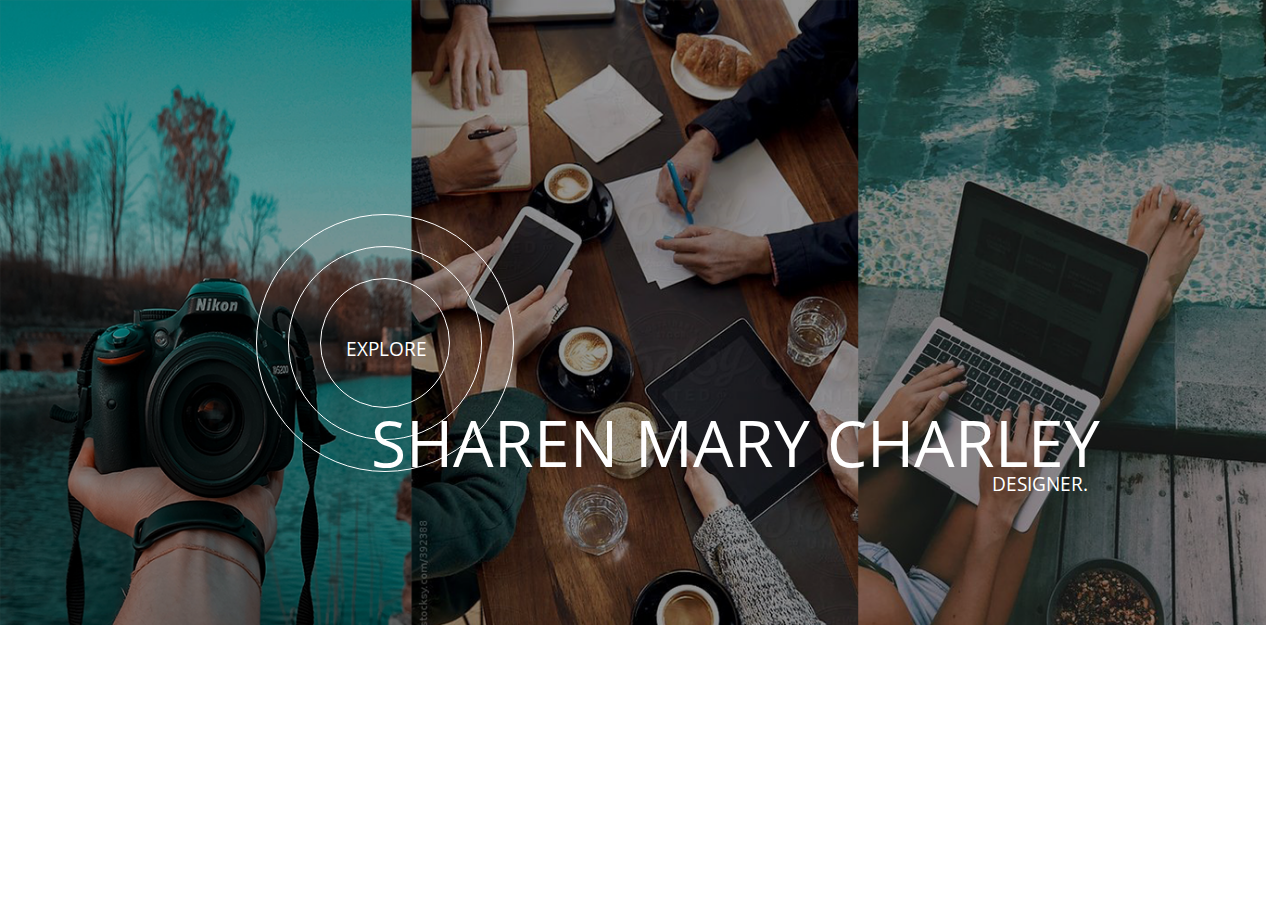
<file: index.html>
<!DOCTYPE html>
<head>
        <title>
            My Portfolio 
        </title>
       <meta name="author" content="Sharen Mary Charley">
       <meta name="key" content="My site">
       <meta name="viewport" content="shrink-to-fit=no, intial scale=1.0, width=deivce-width, height=device-height, minimum-scale=1.0, maximum scale=1.0, user-scalable=no">
       <link rel="stylesheet" type="text/css" href="/public/css/cover.css">
</head>
<body>
<div class="page">
<div class="main_con">
  <div class="fordesktop"><img src="/public/images/bgc.png"></div>
  <div class="formobile"> <img src="/public/images/mobile/bggmob.png"> </div>
</div>

<a href="/projects.html"><div class="circle1">
  </div>
  <div class="circle2">
  </div>
  <div class="circle3">
  </div>

  <div class="explore">EXPLORE
  </div>
  <div class="name"> SHAREN MARY CHARLEY
  </div>
  
  <div class="des"> DESIGNER.
  </div></a>
      
</div>
</body>
</html>
</file>
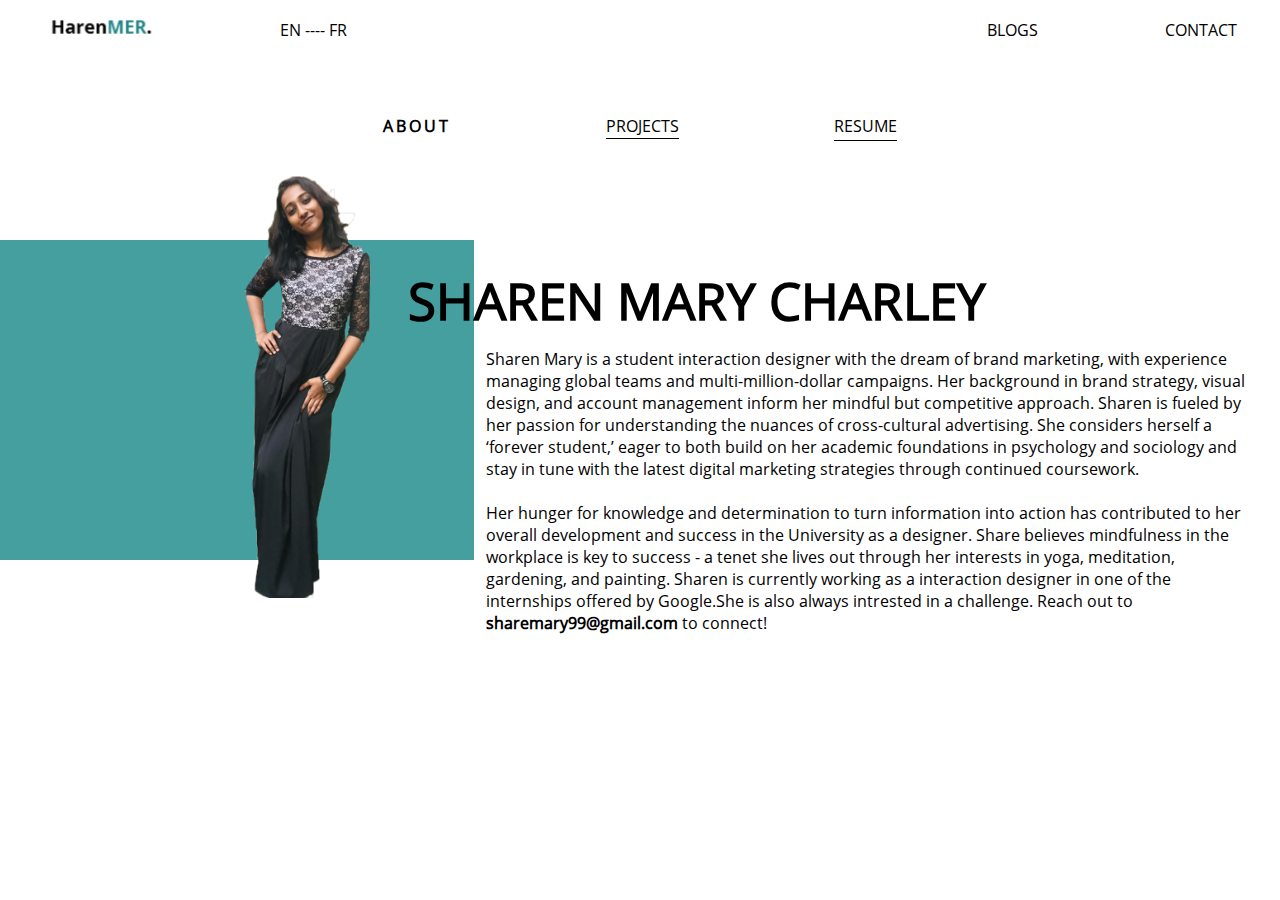
<file: about.html>
<!DOCTYPE html>
<head>
        <title>
           About
        </title>
       <meta name="author" content="Sharen Mary Charley">
       <meta name="key" content="My site">
       <meta name="viewport" content="shrink-to-fit=no, intial scale=1.0, width=deivce-width, height=device-height, minimum-scale=1.0, maximum scale=1.0, user-scalable=no">
       <link rel="stylesheet" type="text/css" href="/public/css/about.css">
</head>
<body>
        <div class="popup" id="popup" onclick="document.getElementById('popup').style.display='none'">
            <div class="box">
                <img src="/public/images/dialogue.png">
             </div>

    <div class="texttt">Leave me a mail</div>
    <div class="textter">sharenmary99@gmail.com</div>
    
    <div class="form">
              <div class="sub"><input type="text" id="sub" name="subject" placeholder="Subject.."></div><br>
              <div class="body"><input type="text" id="body" name="body"  placeholder="Body.."></div><br>

              <div class="socialcon">
              <div class="social"><img src="/public/images/insta.png"></div>
              <div class="social"><img src="/public/images/fb.png"></div>
              <div class="social"><img src="/public/images/twitter.png"></div>
              <div class="social"><img src="/public/images/behance.png"></div>
              <div class="social"><img src="/public/images/share.png"></div>
            </div>
              
    </div>
    </div>
    
        <div class="main">
    
                <div class="navone">
                    <div class="logo">
                        <a href="/index.html"><img src="/public/images/logo.png"></a>
                    </div>
                    <div class="lang">
                        EN ---- FR
                    </div>
                    <div class="blogs">
                        <a href="/blogmenu.html"> BLOGS </a>
                    </div>
                    <div class="contact" onclick="document.getElementById('popup').style.display='block'">
                        CONTACT
                    </div>
                </div>
        
                <div class="navtwo">
                        <div class="about">
                         ABOUT
                        </div>
        
                        <div class="projects">
                        <a href="/projects.html"><span >PROJECTS</span></a>
                        </div>
        
                        <div class="resume">
                        <a href="/resume.html"><span>RESUME </span></a>
                        </div>
                </div>

                <div class="bgco">
                 <img src="/public/images/sharen.png">
                </div>

                <div class="menu" onclick="return test();" >
                        <img src="/public/images/menu.png">
                        <div class="menulist" id="dd">
                            <div class="listone"><a href="blogmenu.html">BLOGS</a></div>
                            <div class="listtwo">CONTACT</div>
                        </div>   
                </div>

                <script>
                    function test(){
                        if(document.getElementById('dd').style.display=='block')
                        {
                        document.getElementById('dd').style.display='none';
                        }
                        else{
                            document.getElementById('dd').style.display='block';
                        }
                    };
                </script>
                    
                <div class="textt">
                    SHAREN MARY CHARLEY
                </div>

                <div class="bodytxtt">

                Sharen Mary is a student interaction designer with the dream of brand marketing, with experience managing global teams and multi-million-dollar campaigns. 
                Her background in brand strategy, visual design, and account management inform her mindful but competitive approach.
                Sharen is fueled by her passion for understanding the nuances of cross-cultural advertising. 
                She considers herself a ‘forever student,’ eager to both build on her academic foundations in psychology and sociology and stay in tune with the latest digital marketing strategies through continued coursework.<br><br>

                Her hunger for knowledge and determination to turn information into action has contributed to her overall development and success in the University as a designer.

                Share believes mindfulness in the workplace is key to success - a tenet she lives out through her interests in yoga, meditation, gardening, and painting. Sharen is currently working as a interaction designer in one of the internships offered by Google.She is also always intrested in a challenge. Reach out to <b>sharemary99@gmail.com</b> to connect!
                
                </div>
    </div>
</body>
</html>
</file>
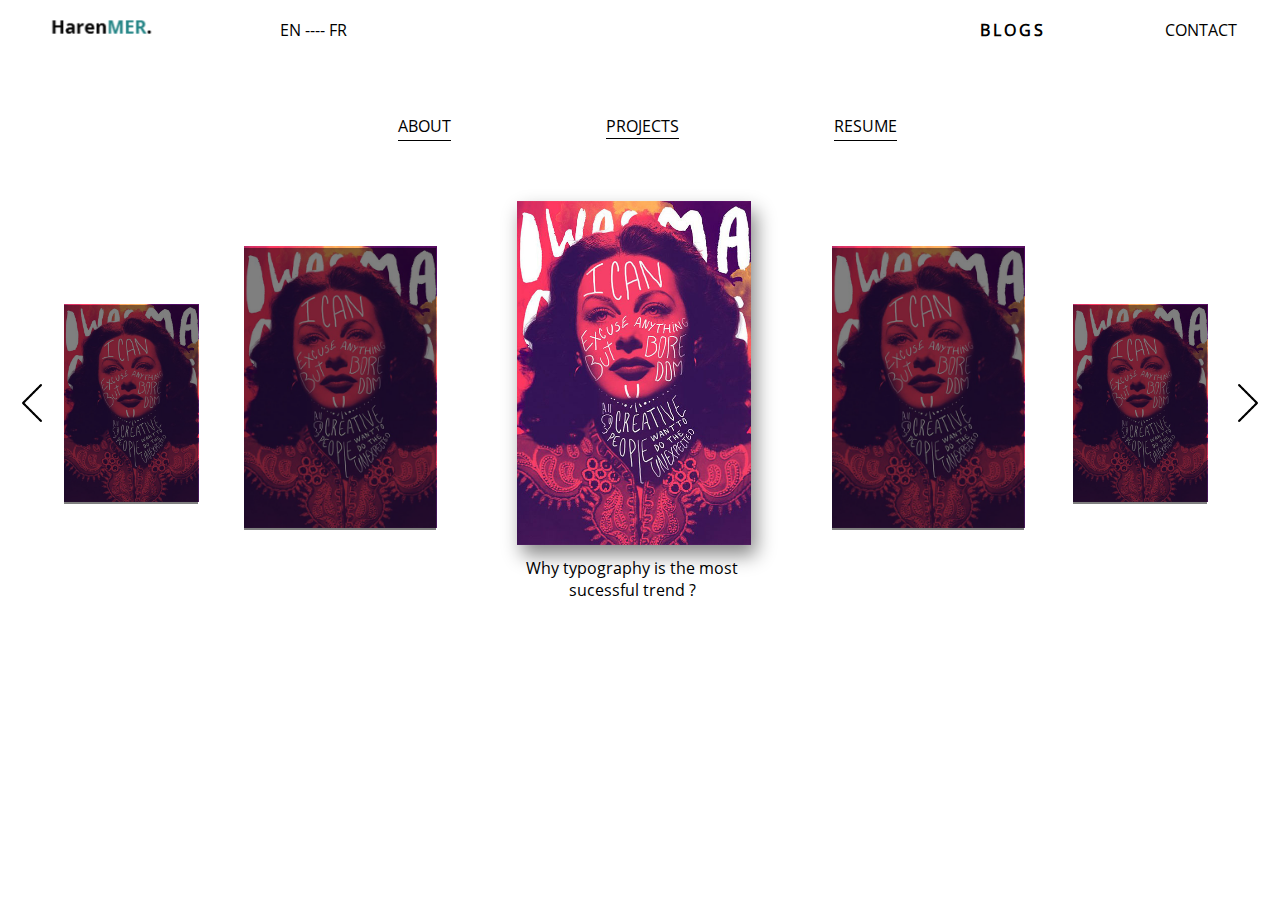
<file: blogmenu.html>
<!DOCTYPE html>
<head>
        <title>
            Blogs
        </title>
       <meta name="author" content="Sharen Mary Charley">
       <meta name="key" content="My site">
       <meta name="viewport" content="shrink-to-fit=no, intial scale=1.0, width=deivce-width, height=device-height, minimum-scale=1.0, maximum scale=1.0, user-scalable=no">
       <link rel="stylesheet" type="text/css" href="/public/css/blogmenu.css">
</head>
<body>
        <div class="main">

                <div class="popup" id="popup" onclick="document.getElementById('popup').style.display='none'">
                        <div class="box">
                            <img src="/public/images/dialogue.png">
                        </div>
                <div class="textt">Leave me a mail</div>
                <div class="textter">sharenmary99@gmail.com</div>
                
                <div class="form">
                          <div class="sub"><input type="text" id="sub" name="subject" placeholder="Subject.."></div><br>
                          <div class="body"><input type="text" id="body" name="body" placeholder="Body.."></div>
                          <div class="socialcon">
                          <div class="social"><img src="/public/images/insta.png"></div>
                          <div class="social"><img src="/public/images/fb.png"></div>
                          <div class="social"><img src="/public/images/twitter.png"></div>
                          <div class="social"><img src="/public/images/behance.png"></div>
                          <div class="social"><img src="/public/images/share.png"></div>
                          </div>
                </div>
                </div>    

                <div class="navone">
                    <div class="logo">
                        <a href="/index.html"><img src="/public/images/logo.png"></a>
                    </div>
                    <div class="lang">
                        EN ---- FR
                    </div>
                    <div class="blogs">                                                     
                        BLOGS
                    </div>
                    <div class="contact" onclick="document.getElementById('popup').style.display='block'">
                        CONTACT
                    </div>
                </div>
        
                <div class="navtwo">
                        <div class="about">
                            <a href="/about.html"><span> ABOUT </span></a>
                        </div>
                        <div class="projects">
                            <a href="/projects.html"><span>PROJECTS</span></a>
                        </div>
                        <div class="resume">
                            <a href="/resume.html"><span>RESUME</span></a>
                        </div>
                    </div>

                    <div class="menu" onclick="return test();" >
                            <img src="/public/images/menu.png">
                            <div class="menulist" id="dd">
                                <div class="listone"><a href="blogmenu.html">BLOGS</a></div>
                                <div class="listtwo">CONTACT</div>
                            </div>   
                    </div>

                    <script>
                        function test(){
                            if(document.getElementById('dd').style.display=='block')
                            {
                            document.getElementById('dd').style.display='none';
                            }
                            else{
                                document.getElementById('dd').style.display='block';
                            }
                        };
                    </script>

            
            <div class="concont">
                
                <div class="conone">
                    
                    <img src="/public/images/psix.jpg">
                    <div class="opacity"></div>
                </div>

                <div class="contwo">
                    <img src="/public/images/psix.jpg">
                    <div class="bigopacity"></div>
                </div>

                <div class="conthree">
                    <a href="/blogs.html"><img src="/public/images/psix.jpg"></a>
                </div>

                <div class="confour">
                   <img src="/public/images/psix.jpg"> 
                   <div class="bigopacity"></div>
                </div>

                <div class="confive">
                    <img src="/public/images/psix.jpg">
                    <div class="opacity"></div>
                </div>

            </div>


            <div class="back">
                <img src="/public/images/back.png">
            </div>

            <div class="next">
                <img src="/public/images/next.png">
            </div>

            <div class="typo"> Why typography is the most sucessful trend ? </div>

        </div>
    </body>
</html>
</file>
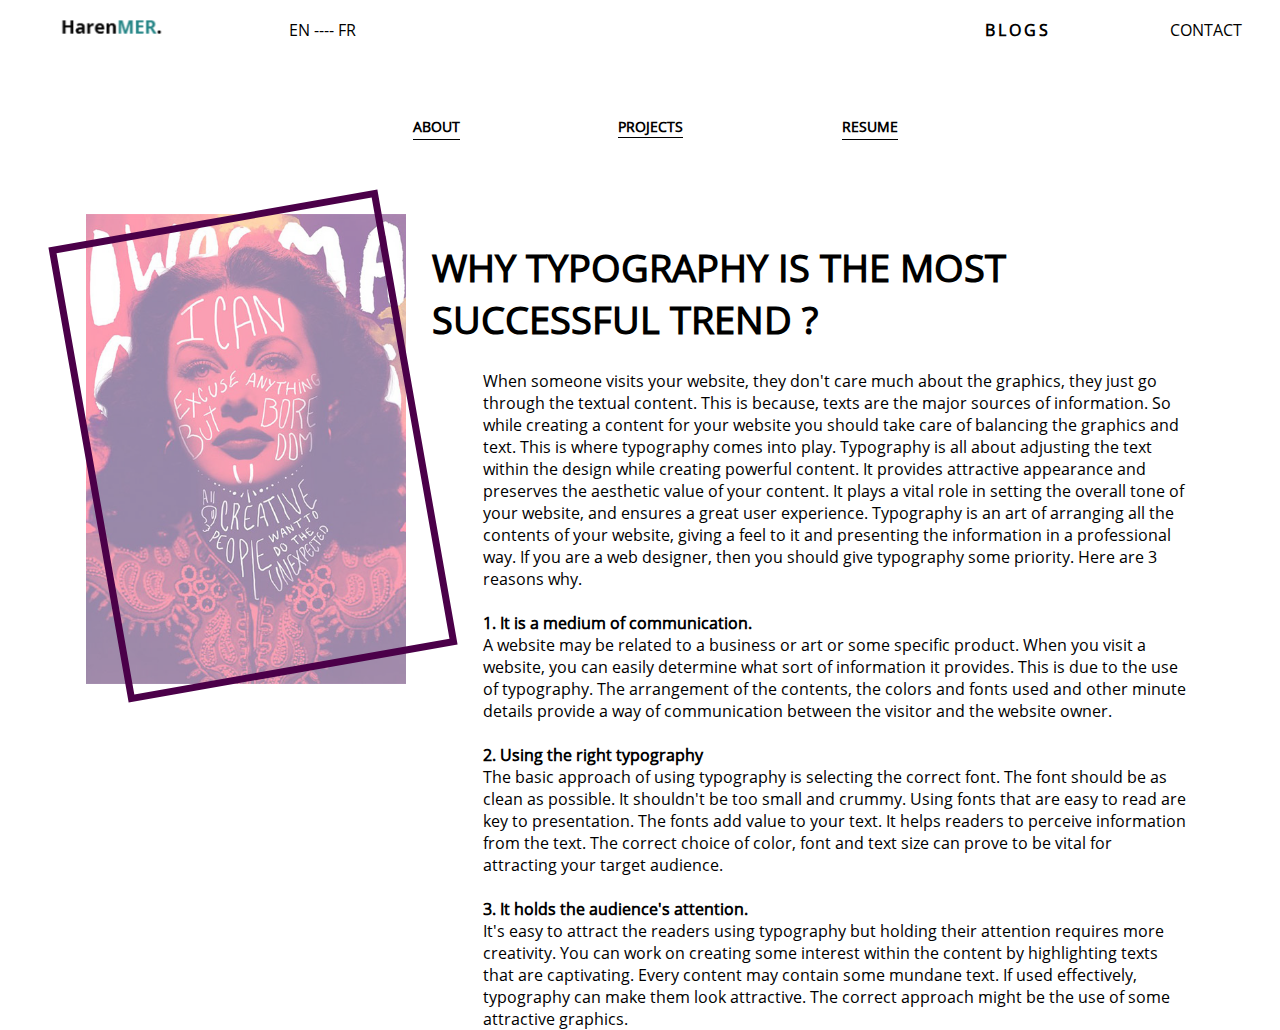
<file: blogs.html>
<!DOCTYPE html>
<head>
        <title>
            Blogs
        </title>
       <meta name="author" content="Sharen Mary Charley">
       <meta name="key" content="My site">
       <meta name="viewport" content="shrink-to-fit=no, intial scale=1.0, width=deivce-width, height=device-height, minimum-scale=1.0, maximum scale=1.0, user-scalable=no">
       <link rel="stylesheet" type="text/css" href="/public/css/blogs.css">
</head>
<body>
        
        <div class="main">
                <div class="popup" id="popup" onclick="document.getElementById('popup').style.display='none'">
                        <div class="box">
                            <img src="/public/images/dialogue.png">
                        </div>
                <div class="textt">Leave me a mail</div>
                <div class="textter">sharenmary99@gmail.com</div>
                
                <div class="form">
                          <div class="sub"><input type="text" id="sub" name="subject" placeholder="Subject.."></div><br>
                          <div class="body"><input type="text" id="body" name="body" placeholder="Body.."></div>
                          <div class="socialcon">
                          <div class="social"><img src="/public/images/insta.png"></div>
                          <div class="social"><img src="/public/images/fb.png"></div>
                          <div class="social"><img src="/public/images/twitter.png"></div>
                          <div class="social"><img src="/public/images/behance.png"></div>
                          <div class="social"><img src="/public/images/share.png"></div>
                          </div>
                </div>
                </div>
                <div class="navone">
                    <div class="logo">
                        <a href="/index.html"><img src="/public/images/logo.png"></a>
                    </div>
                    <div class="lang">
                        EN ---- FR
                    </div>
                    <div class="blogs">
                        <a href="/blogmenu.html">BLOGS</a>
                    </div>
                    <div class="contact" onclick="document.getElementById('popup').style.display='block'">
                        CONTACT
                    </div>
                </div>
        
                <div class="navtwo">
                        <div class="about">
                        <a href="/about.html"><span> ABOUT</span> </a>
                        <div class="underlineon"></div>
                        </div>
        
                        <div class="projects">
                        <a href="/projects.html"><span >PROJECTS</span></a>
                        <div class="underlinetw"></div>
                        </div>
        
                        <div class="resume">
                        <div class="underlinethree"></div>
                        <a href="/resume.html"></a><span>RESUME </span></a>
                        </div>
                </div>

                <div class="menu" onclick="return test();" >
                    <img src="/public/images/menu.png">
                    <div class="menulist" id="dd">
                        <div class="listone"><a href="blogmenu.html">BLOGS</a></div>
                        <div class="listtwo">CONTACT</div>
                    </div>   
            </div>

            <script>
                function test(){
                    if(document.getElementById('dd').style.display=='block')
                    {
                    document.getElementById('dd').style.display='none';
                    }
                    else{
                        document.getElementById('dd').style.display='block';
                    }
                };
            </script>

                <div class="blogpic">
                        <img src="/public/images/psix.jpg">
                </div>

                <div class="blogpicone">
                    
                </div>

                <div class="text">
                  WHY TYPOGRAPHY IS THE MOST SUCCESSFUL TREND ?
                </div>
                <div class="textbod">
                When someone visits your website, they don't care much about the graphics, they just go through the textual content. This is because, texts are the major sources of information. So while creating a content for your website you should take care of balancing the graphics and text. This is where typography comes into play.

                Typography is all about adjusting the text within the design while creating powerful content. It provides attractive appearance and preserves the aesthetic value of your content. It plays a vital role in setting the overall tone of your website, and ensures a great user experience.
                        
                Typography is an art of arranging all the contents of your website, giving a feel to it and presenting the information in a professional way. If you are a web designer, then you should give typography some priority. Here are 3 reasons why.
               
               <br> <br><b>1. It is a medium of communication.</b> <br>

               A website may be related to a business or art or some specific product. When you visit a website, you can easily determine what sort of information it provides. This is due to the use of typography.

               The arrangement of the contents, the colors and fonts used and other minute details provide a way of communication between the visitor and the website owner.

 <br> <br>
               <b>2. Using the right typography</b><br>
               The basic approach of using typography is selecting the correct font. The font should be as clean as possible. It shouldn't be too small and crummy. Using fonts that are easy to read are key to presentation.

               The fonts add value to your text. It helps readers to perceive information from the text. The correct choice of color, font and text size can prove to be vital for attracting your target audience.
 <br> <br>
               <b>3. It holds the audience's attention.</b><br>

              It's easy to attract the readers using typography but holding their attention requires more creativity. You can work on creating some interest within the content by highlighting texts that are captivating.

              Every content may contain some mundane text. If used effectively, typography can make them look attractive. The correct approach might be the use of some attractive graphics.
        </div>

        </div>
        </body>
        </html>
</file>
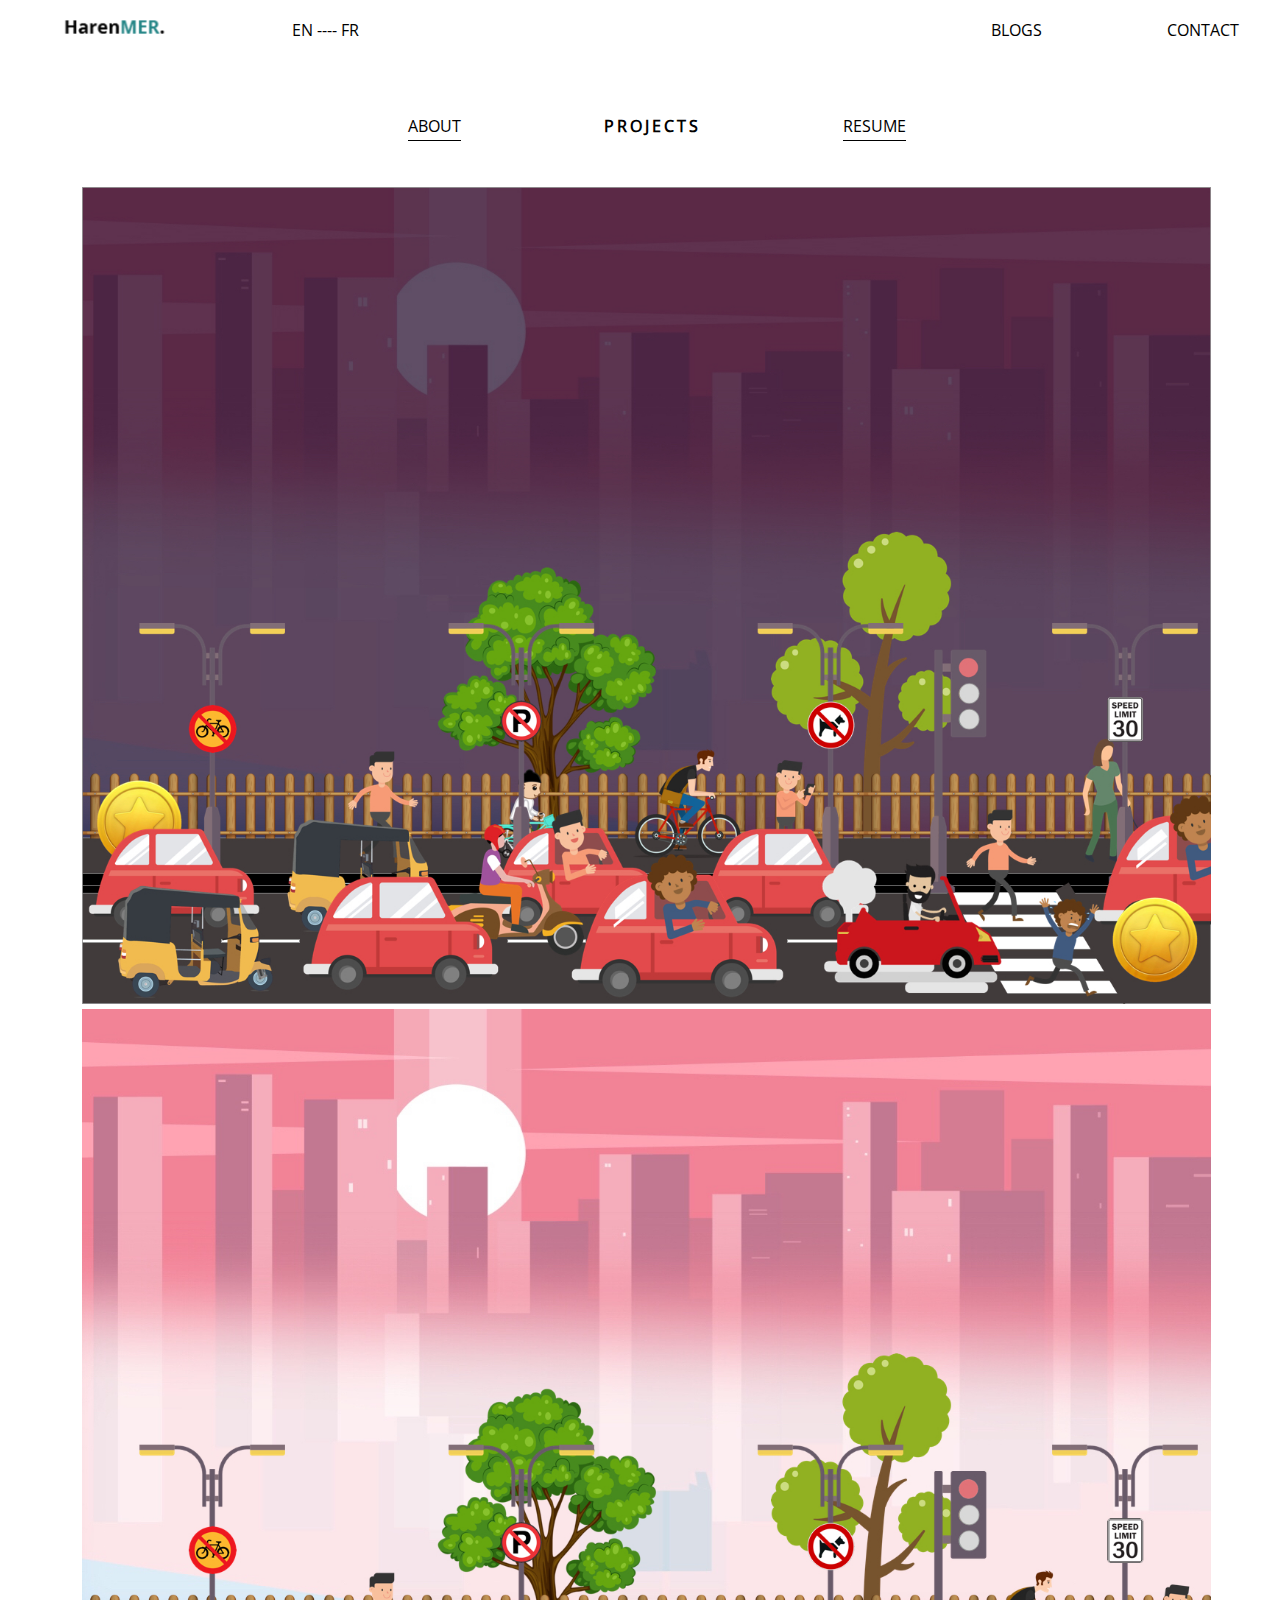
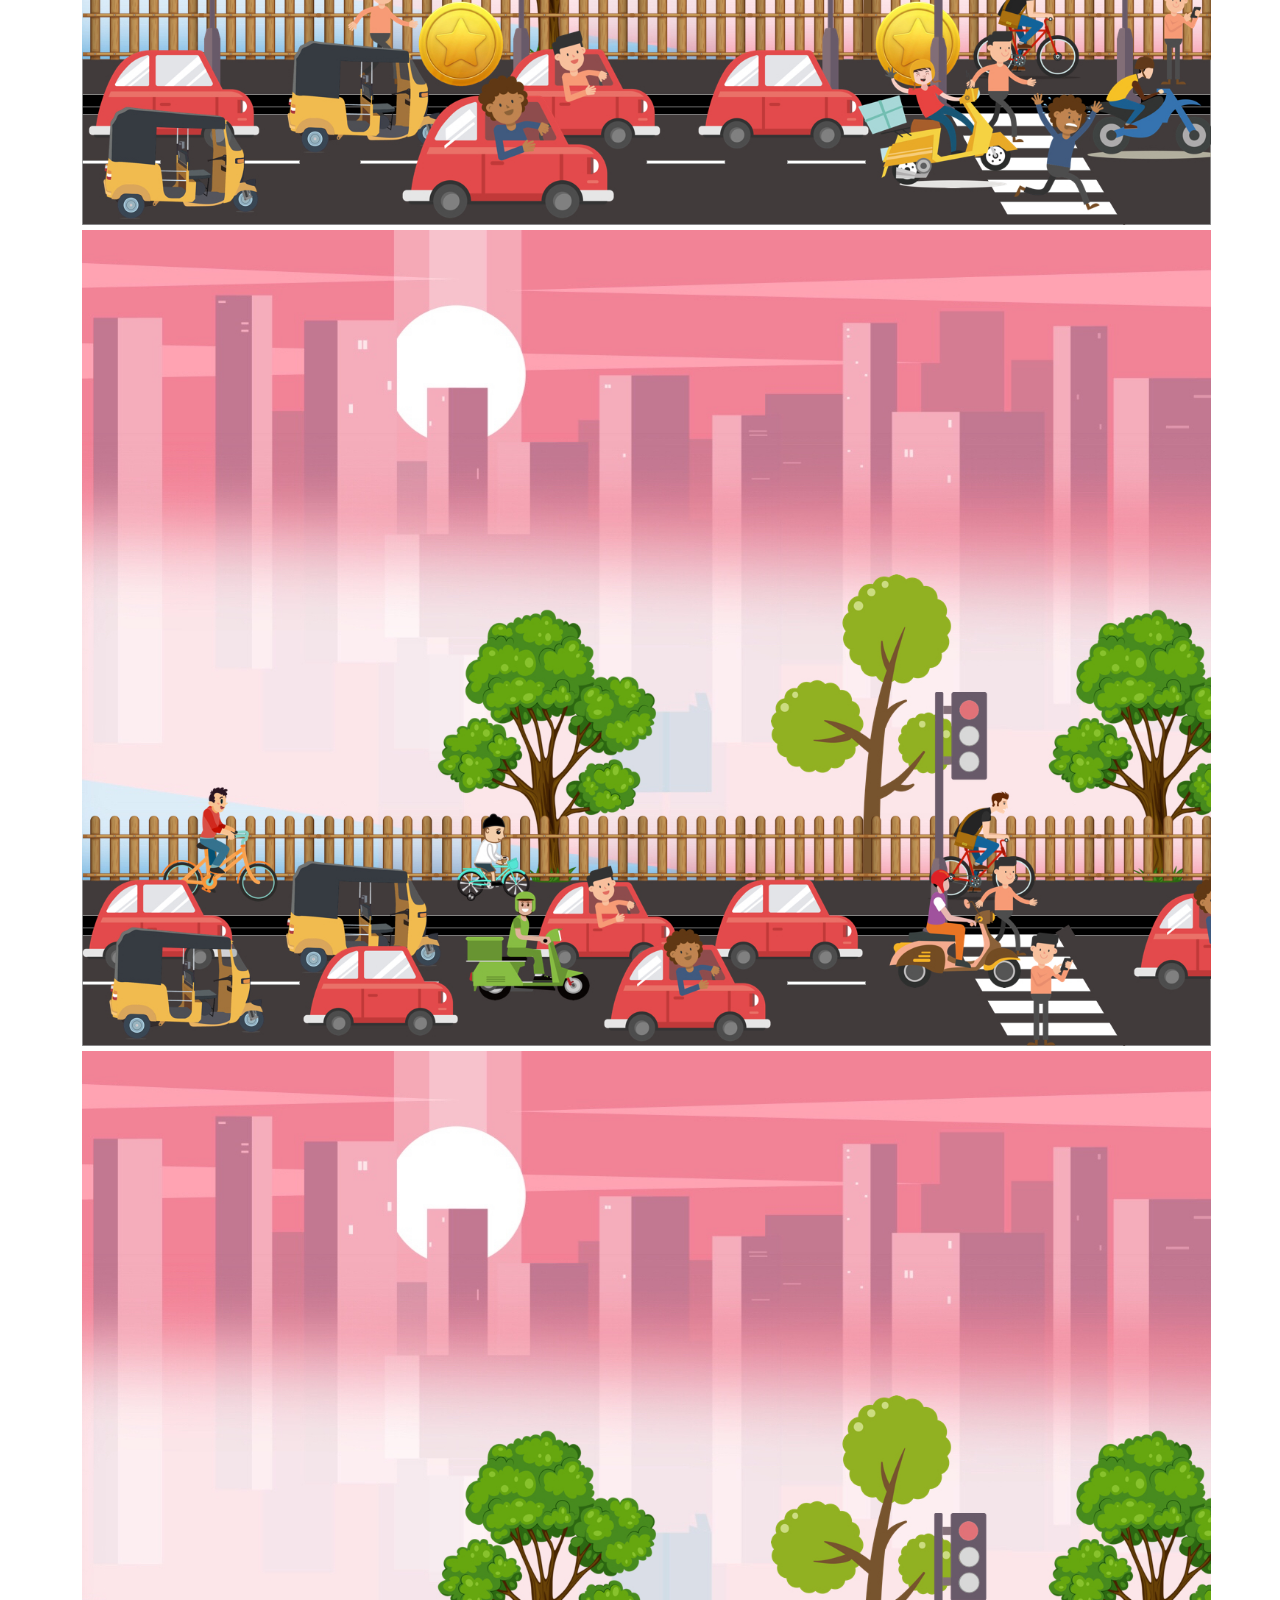
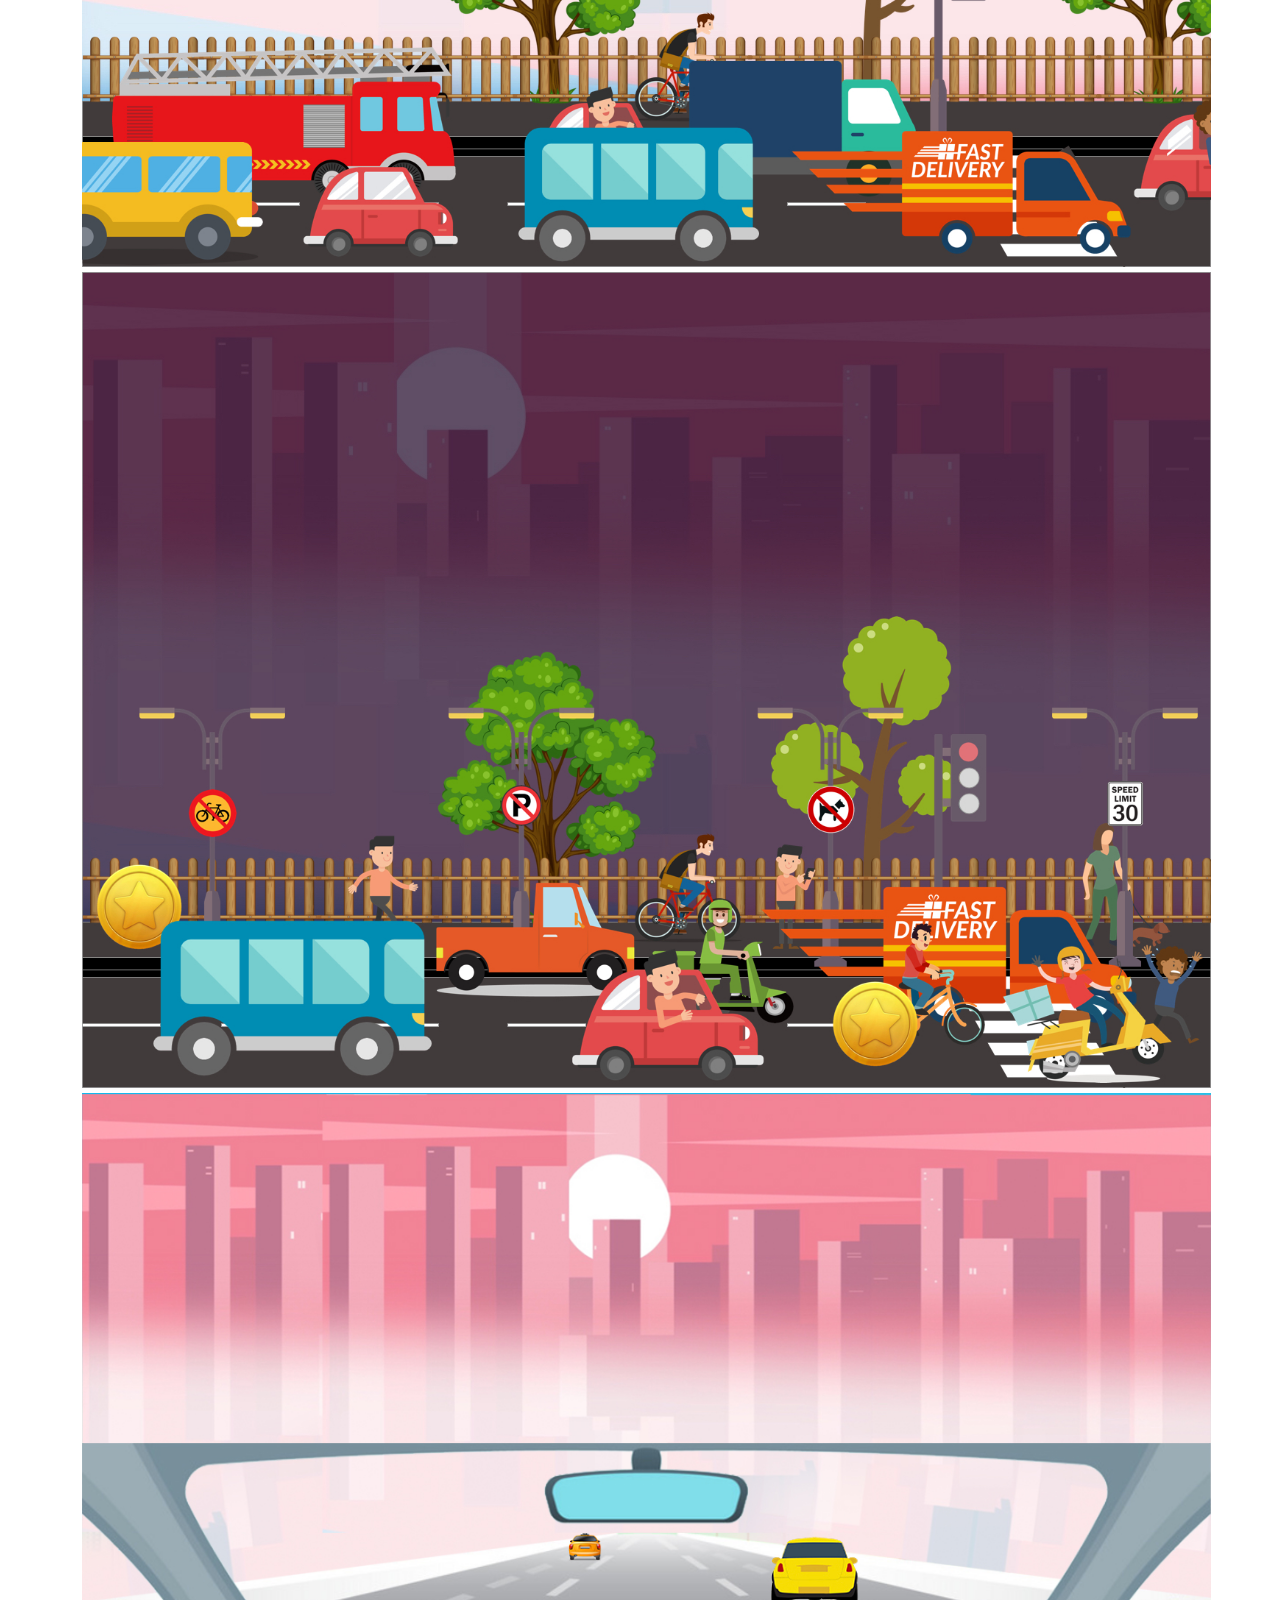
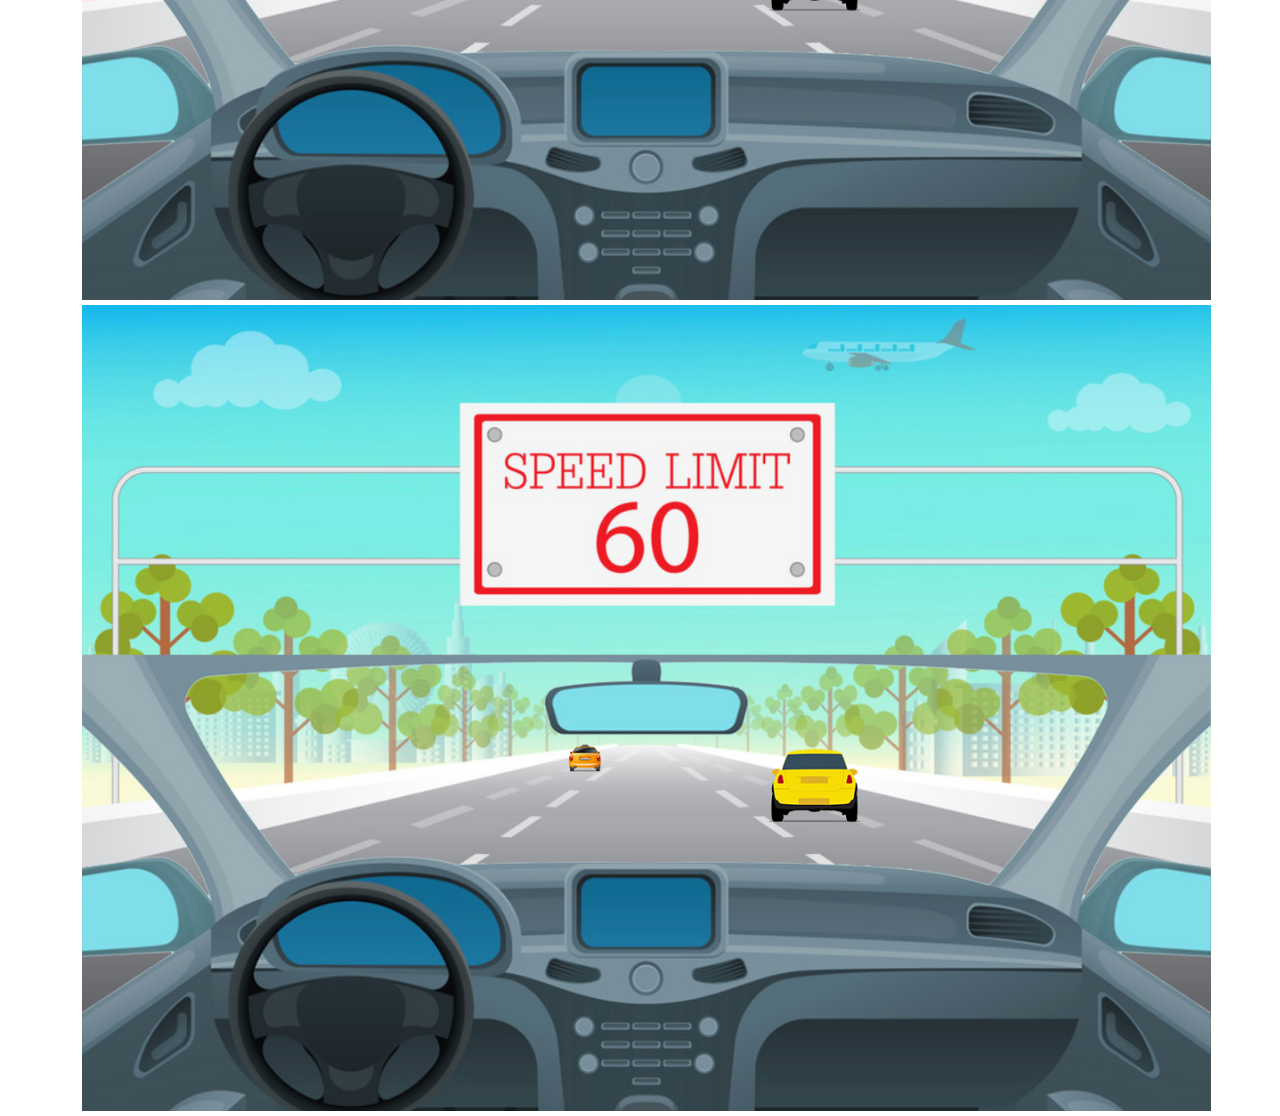
<file: portfolio.html>
<!DOCTYPE html>
<head>
        <title>
            Project 1
        </title>
       <meta name="author" content="Sharen Mary Charley">
       <meta name="key" content="My site">
       <meta name="viewport" content="shrink-to-fit=no, intial scale=1.0, width=deivce-width, height=device-height, minimum-scale=1.0, maximum scale=1.0, user-scalable=no">
       <link rel="stylesheet" type="text/css" href="/public/css/portfolio.css">
</head>


<body>
        

<div class="main">
        <div class="popup" id="popup" onclick="document.getElementById('popup').style.display='none'">
                <div class="box">
                    <img src="/public/images/dialogue.png">
                </div>
        <div class="textt">Leave me a mail</div>
        <div class="textter">sharenmary99@gmail.com</div>
        
        <div class="form">
                  <div class="sub"><input type="text" id="sub" name="subject" placeholder="Subject.."></div><br>
                  <div class="body"><input type="text" id="body" name="body" placeholder="Body.."></div>
                  <div class="socialcon">
                  <div class="social"><img src="/public/images/insta.png"></div>
                  <div class="social"><img src="/public/images/fb.png"></div>
                  <div class="social"><img src="/public/images/twitter.png"></div>
                  <div class="social"><img src="/public/images/behance.png"></div>
                  <div class="social"><img src="/public/images/share.png"></div>
                  </div>
        </div>
        </div>
    
        <div class="navone">
            <div class="logo">
                <a href="/index.html"><img src="/public/images/logo.png"></a>
            </div>
            <div class="lang">
                EN ---- FR
            </div>
            <div class="blogs" >
                    <a href="/about.html"> BLOGS </a>
            </div>
            <div class="contact" onclick="document.getElementById('popup').style.display='block'">
                CONTACT
            </div>
        </div>

        <div class="navtwo">
                <div class="about">
                <a href="/about.html"><span> ABOUT</span> </a>
                <div class="underlineon"></div>
                </div>

                <div class="projects">
                <a href="/projects.html">PROJECTS</a>
                <div class="underlinetw"></div>
                </div>

                <div class="resume">
                <div class="underlinethree"></div>
                <a href="/resume.html"></a><span>RESUME </span></a>
                </div>
        </div>
            
        <div class="menu" onclick="return test();" >
                <img src="/public/images/menu.png">
                <div class="menulist" id="dd">
                    <div class="listone"><a href="blogmenu.html">BLOGS</a></div>
                    <div class="listtwo">CONTACT</div>
                </div>   
        </div>

        <script>
            function test(){
                if(document.getElementById('dd').style.display=='block')
                {
                document.getElementById('dd').style.display='none';
                }
                else{
                    document.getElementById('dd').style.display='block';
                }
            };
        </script>
        
        <div class="open">
            <img src="/public/images/gameartone.jpg">
            <img src="/public/images/gamearttwo.jpg">
            <img src="/public/images/gameartthree.jpg">
            <img src="/public/images/gameartfour.jpg">
            <img src="/public/images/gameartfive.jpg">
            <img src="/public/images/gameartsix.jpg">
            <img src="/public/images/gameartseven.jpg">
            
        </div>
        
    </div>
</body>
</html>
</file>
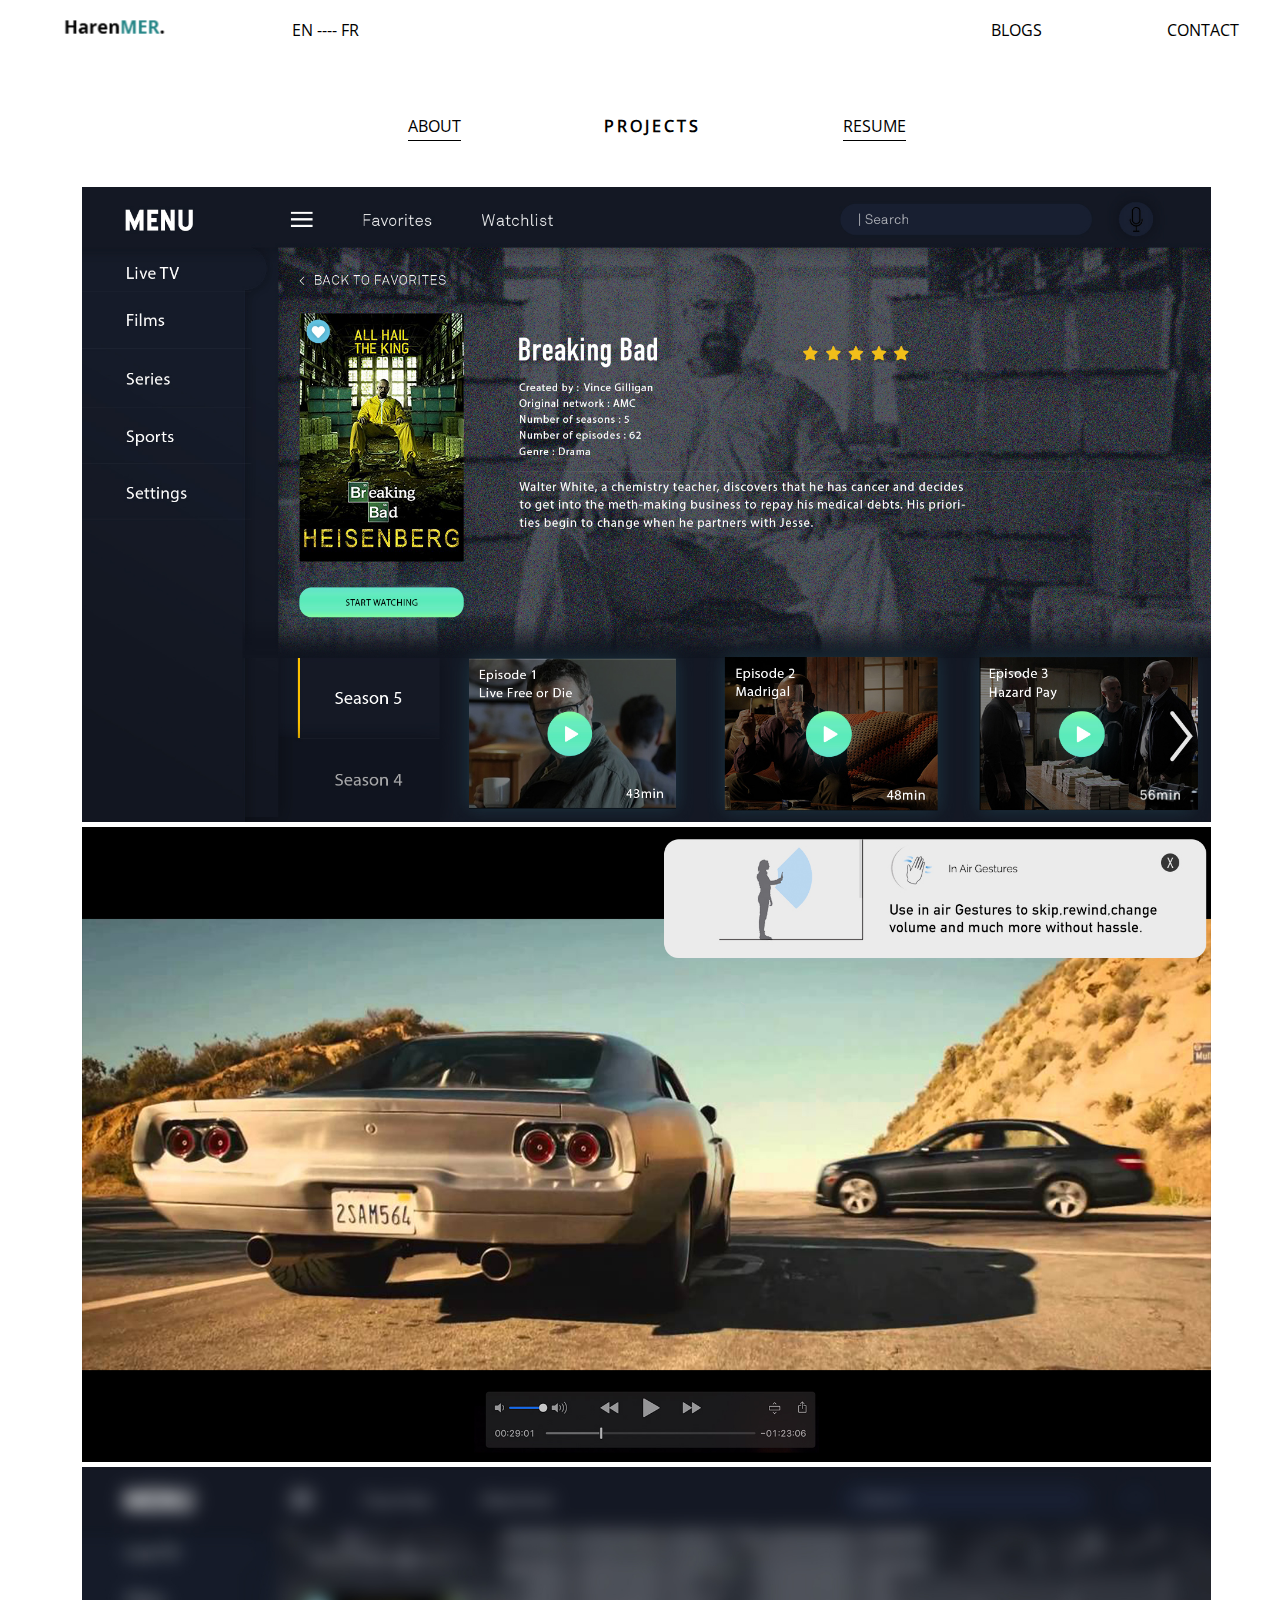
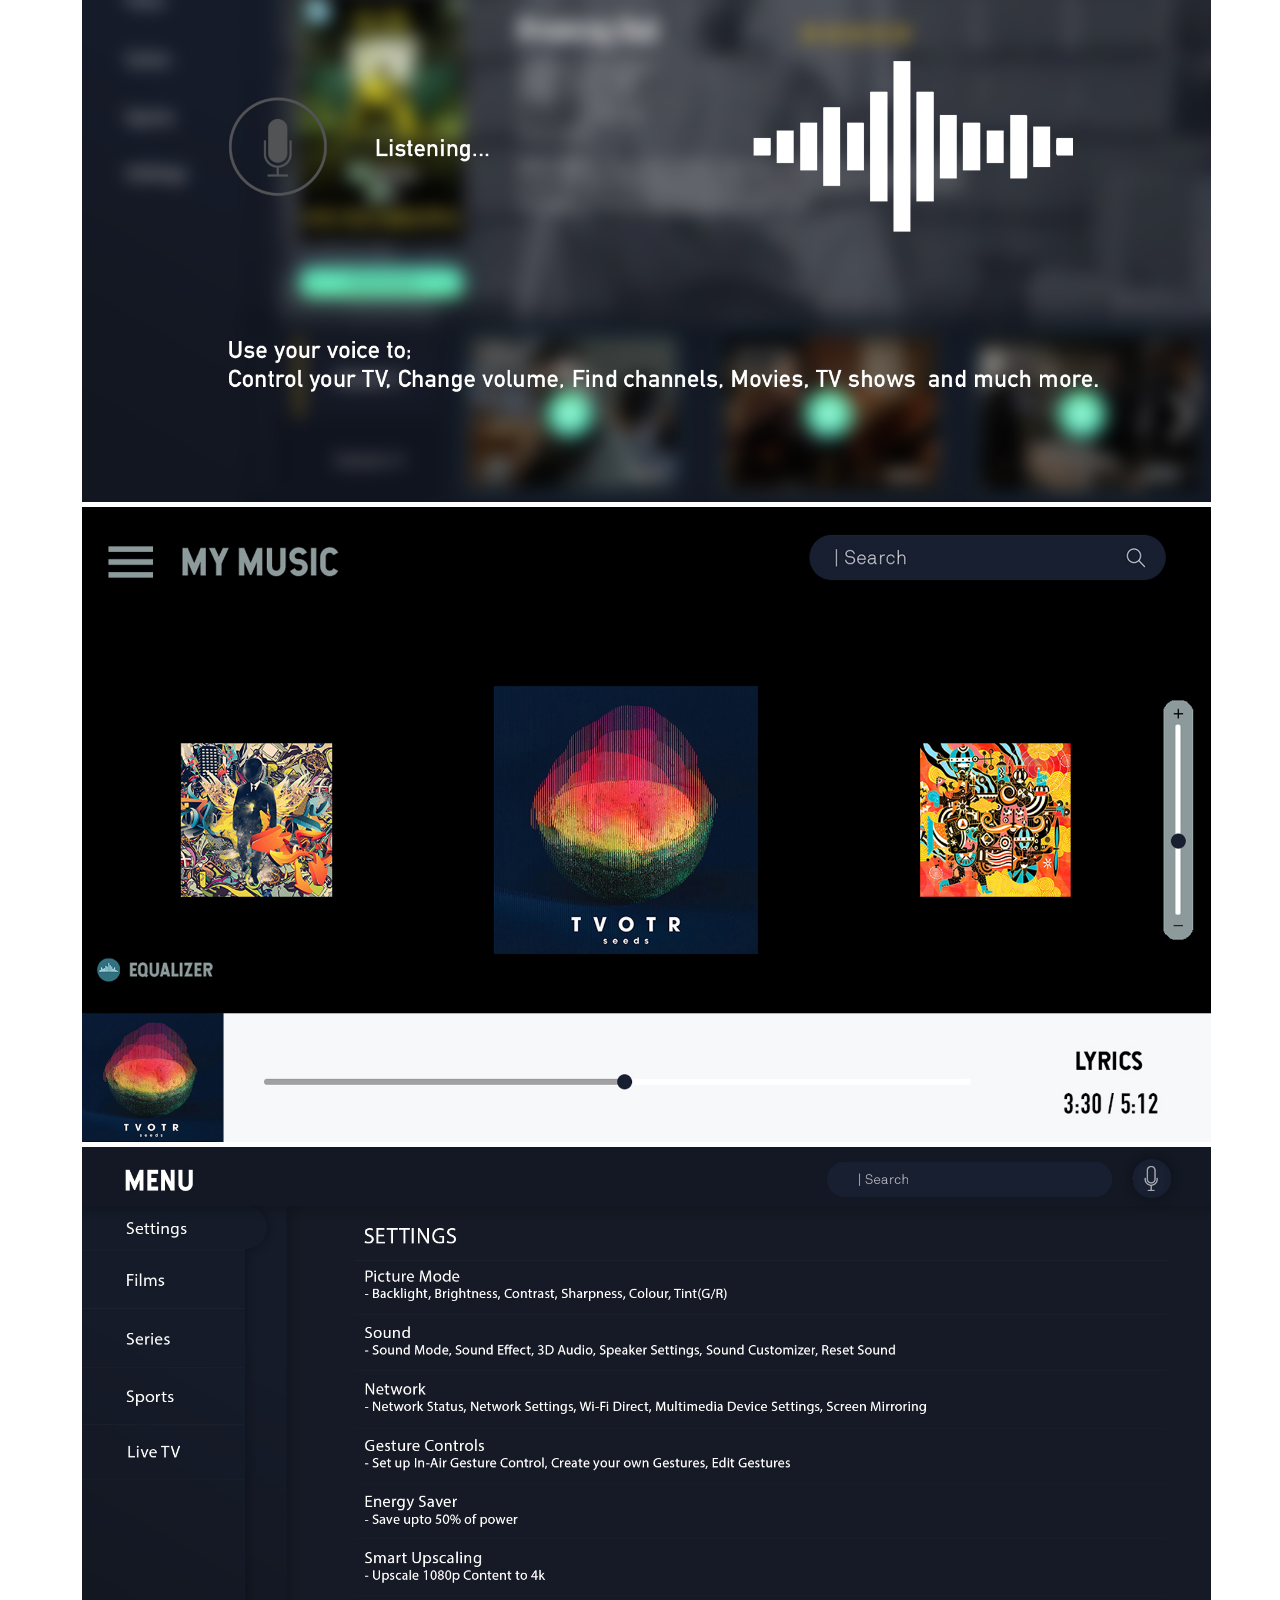
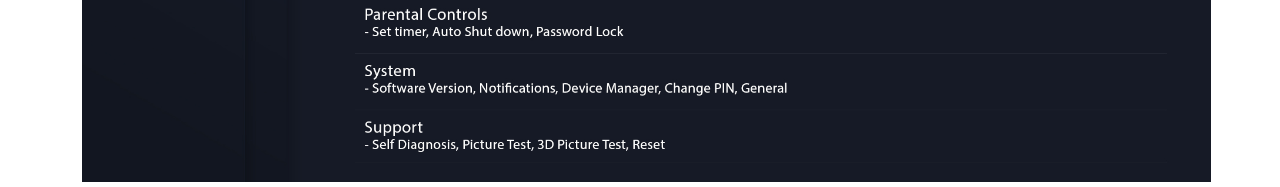
<file: portfoliotwo.html>
<!DOCTYPE html>
<head>
        <title>
            Project 2
        </title>
       <meta name="author" content="Sharen Mary Charley">
       <meta name="key" content="My site">
       <meta name="viewport" content="shrink-to-fit=no, intial scale=1.0, width=deivce-width, height=device-height, minimum-scale=1.0, maximum scale=1.0, user-scalable=no">
       <link rel="stylesheet" type="text/css" href="/public/css/portfolio.css">
</head>


<body>
        

<div class="main">
        <div class="popup" id="popup" onclick="document.getElementById('popup').style.display='none'">
                <div class="box">
                    <img src="/public/images/dialogue.png">
                </div>
        <div class="textt">Leave me a mail</div>
        <div class="textter">sharenmary99@gmail.com</div>
        
        <div class="form">
                  <div class="sub"><input type="text" id="sub" name="subject" placeholder="Subject.."></div><br>
                  <div class="body"><input type="text" id="body" name="body" placeholder="Body.."></div>
                  <div class="socialcon">
                  <div class="social"><img src="/public/images/insta.png"></div>
                  <div class="social"><img src="/public/images/fb.png"></div>
                  <div class="social"><img src="/public/images/twitter.png"></div>
                  <div class="social"><img src="/public/images/behance.png"></div>
                  <div class="social"><img src="/public/images/share.png"></div>
                  </div>
        </div>
        </div>
    
        <div class="navone">
            <div class="logo">
                <a href="/index.html"><img src="/public/images/logo.png"></a>
            </div>
            <div class="lang">
                EN ---- FR
            </div>
            <div class="blogs" >
                    <a href="/about.html"> BLOGS </a>
            </div>
            <div class="contact" onclick="document.getElementById('popup').style.display='block'">
                CONTACT
            </div>
        </div>

        <div class="navtwo">
                <div class="about">
                <a href="/about.html"><span> ABOUT</span> </a>
                <div class="underlineon"></div>
                </div>

                <div class="projects">
                <a href="/projects.html">PROJECTS</a>
                <div class="underlinetw"></div>
                </div>

                <div class="resume">
                <div class="underlinethree"></div>
                <a href="/resume.html"></a><span>RESUME </span></a>
                </div>
        </div>
        
        <div class="menu" onclick="return test();" >
                <img src="/public/images/menu.png">
                <div class="menulist" id="dd">
                    <div class="listone"><a href="blogmenu.html">BLOGS</a></div>
                    <div class="listtwo">CONTACT</div>
                </div>   
        </div>

        <script>
            function test(){
                if(document.getElementById('dd').style.display=='block')
                {
                document.getElementById('dd').style.display='none';
                }
                else{
                    document.getElementById('dd').style.display='block';
                }
            };
        </script>
        
        <div class="open">
            <img src="/public/images/screenone.jpg">
            <img src="/public/images/screentwo.jpg">
            <img src="/public/images/screenthree.jpg">
            <img src="/public/images/screenfour.jpg">
            <img src="/public/images/screenfive.jpg">     
        </div>
        
    </div>
</body>
</html>
</file>
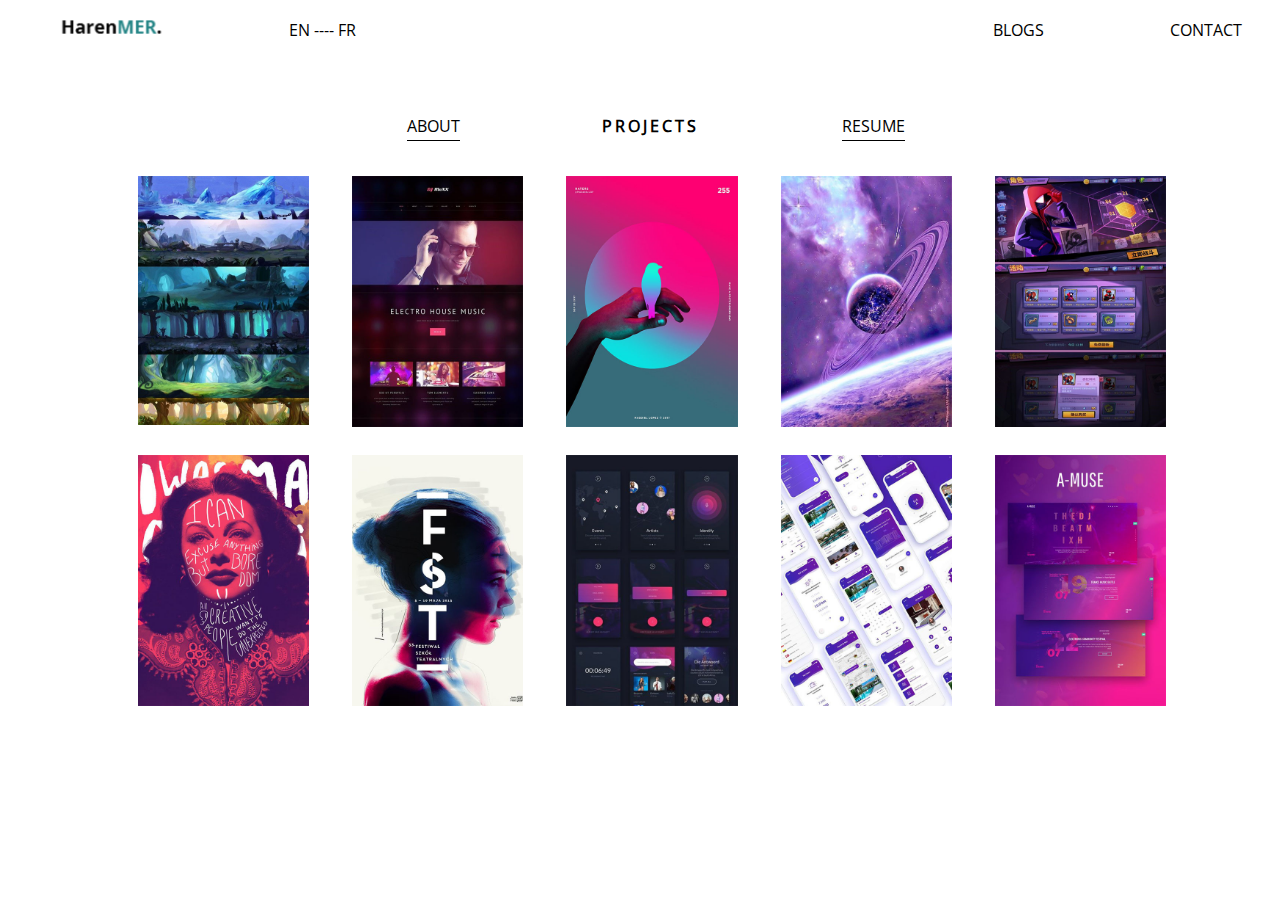
<file: projects.html>
<!DOCTYPE html>
<head>
        <title>
            Portfolio
        </title>
       <meta name="author" content="Sharen Mary Charley">
       <meta name="key" content="My site">
       <meta name="viewport" content="shrink-to-fit=no, intial scale=1.0, width=deivce-width, height=device-height, minimum-scale=1.0, maximum scale=1.0, user-scalable=no">
       <link rel="stylesheet" type="text/css" href="/public/css/project.css">
</head>
<body>
        <div class="popup" id="popup" onclick="document.getElementById('popup').style.display='none'">
                <div class="box">
                    <img src="/public/images/dialogue.png">
                 </div>

        <div class="textt">Leave me a mail</div>
        <div class="textter">sharenmary99@gmail.com</div>
        
        <div class="form">
                  <div class="sub"><input type="text" id="sub" name="subject" placeholder="Subject.."></div><br>
                  <div class="body"><input type="text" id="body" name="body"  placeholder="Body.."></div><br>

                  <div class="socialcon">
                  <div class="social"><img src="/public/images/insta.png"></div>
                  <div class="social"><img src="/public/images/fb.png"></div>
                  <div class="social"><img src="/public/images/twitter.png"></div>
                  <div class="social"><img src="/public/images/behance.png"></div>
                  <div class="social"><img src="/public/images/share.png"></div>
                </div>
                  
        </div>
        </div>

    <div class="main">
    
        <div class="navone">
            <div class="logo">
                <a href="/index.html"><img src="/public/images/logo.png"></a>
            </div>
            <div class="lang">
                EN ---- FR
            </div>
            <div class="blogs">
                <a href="/blogmenu.html">BLOGS</a>
            </div>
            <div class="contact" onclick="document.getElementById('popup').style.display='block'">
                     CONTACT
            </div>
        </div>

        <div class="navtwo">
                <div class="about">
                <a href="/about.html"><span> ABOUT</span> </a>
                </div>

                <div class="projects">
                PROJECTS
                </div>

                <div class="resume">
                <a href="/resume.html"><span>RESUME </span></a>
                </div>
        </div>

        <div class="menu" onclick="return test();" >
                <img src="/public/images/menu.png">
                <div class="menulist" id="dd">
                    <div class="listone"><a href="blogmenu.html">BLOGS</a></div>
                    <div class="listtwo">CONTACT</div>
                </div>   
        </div>

        <script>
            function test(){
                if(document.getElementById('dd').style.display=='block')
                {
                document.getElementById('dd').style.display='none';
                }
                else{
                    document.getElementById('dd').style.display='block';
                }
            };
        </script> 
        
        <div class="items">

            <a href="/portfolio.html"> <div class="item1">
                   <img src="/public/images/pone.jpg">
                  <div class="hov">
                        <h4> GAME DESIGN </h4>
                        <div class="disc"> <p>Game Art</p></div>
                   </div>
                </div></a>

                <a href="/portfoliotwo.html"> <div class="item1">
                <img src="/public/images/ptwo.jpg">
                  <div class="hov">
                        <h4> USER INTERFACE </h4>
                        <div class="disc"> <p> TV UI</p></div>
                   </div>
                </div></a>

                <div class="item1">
                <img src="/public/images/pthree.jpg">  
                <div class="hov">
                        <h4> GRAPHIC DESIGN </h4>
                        <div class="disc"> <p>Illustrations</p></div>
                   </div>
                </div>

                <div class="item1">
                <img src="/public/images/pfour.jpg">
                <div class="hov">
                        <h4> GRAPHIC DESIGN </h4>
                        <div class="disc"> <p>Criticising Graphic Posters</p></div>
                   </div>
                </div>

                <div class="item1">
                <img src="/public/images/pfive.jpg">
                <div class="hov">
                        <h4> GAME DESIGN </h4>
                        <div class="disc"> <p>Educational Game</p></div>
                   </div>
                </div>

                <div class="item1">
                <img src="/public/images/psix.jpg">
                <div class="hov">
                        <h4> GRAPHIC DESIGN </h4>
                        <div class="disc"> <p>Typography</p></div>
                   </div>
                </div>

                <div class="item1">
                <img src="/public/images/pseven.jpg">
                <div class="hov">
                        <h4> GRAPHIC DESIGN </h4>
                        <div class="disc"> <p>Posters</p></div>
                   </div>
                </div>

                <div class="item1">
                <img src="/public/images/peight.jpg">
                <div class="hov">
                        <h4> USER INTERFACE</h4>
                        <div class="disc"> <p>Mobile UI</p></div>
                   </div>
                </div>

                <div class="item1">
                <img src="/public/images/pnine.jpg">
                <div class="hov">
                        <h4> GRAPHIC DESIGN </h4>
                        <div class="disc"> <p>Moodboards</p></div>
                   </div>
                </div>

                <div class="item1">
                <img src="/public/images/pten.jpg">
                <div class="hov">
                        <b><h4> USER INTERFACE </h4></b>
                        <div class="disc"> <p>Redesigning Websites</p></div>
                   </div>
                </div>

            </div>


    </div>

</body>
</html>
</file>
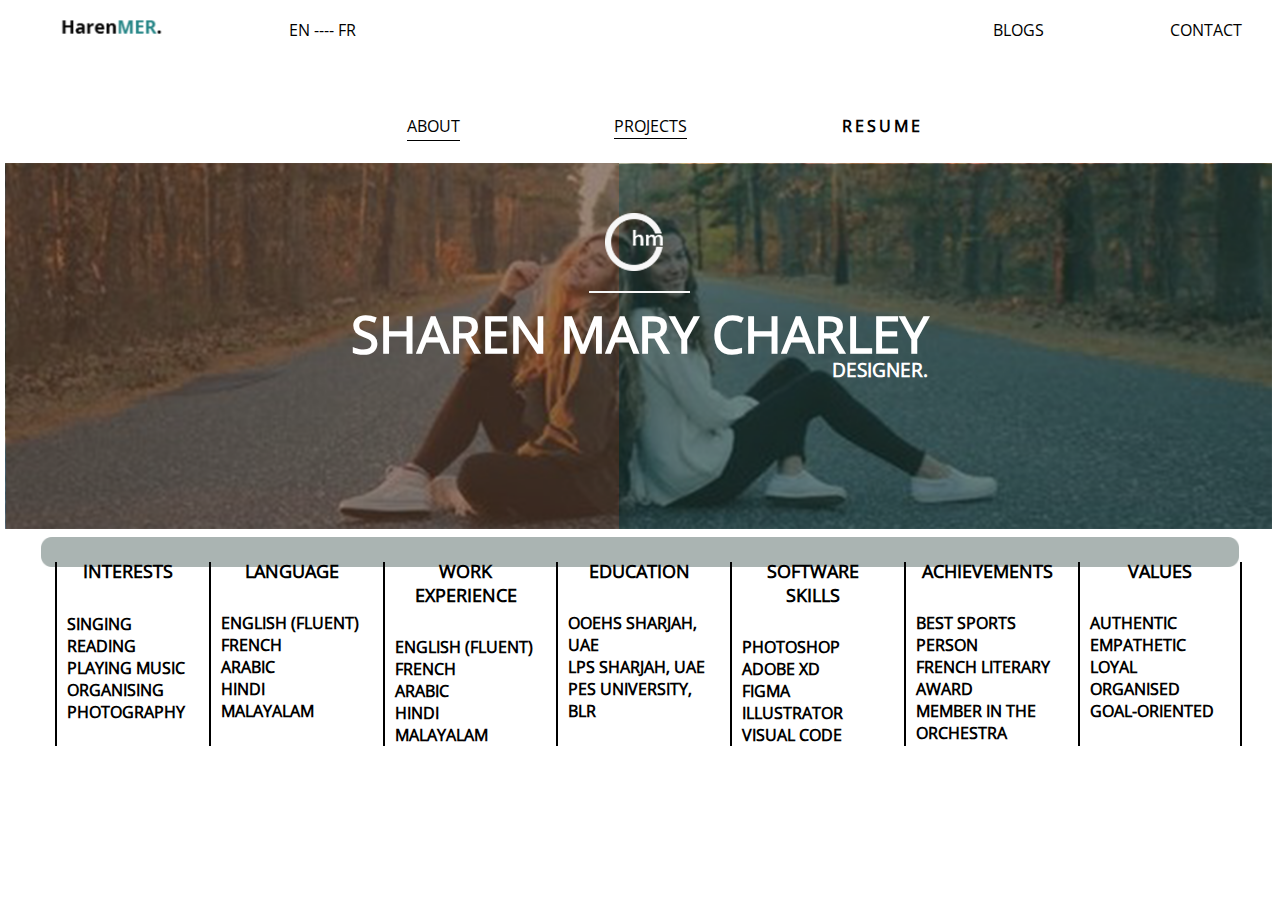
<file: resume.html>
<!DOCTYPE html>
<head>
        <title>
            Resume 
        </title>
       <meta name="author" content="Sharen Mary Charley">
       <meta name="key" content="My site">
       <meta name="viewport" content="shrink-to-fit=no, intial scale=1.0, width=deivce-width, height=device-height, minimum-scale=1.0, maximum scale=1.0, user-scalable=no">
       <link rel="stylesheet" type="text/css" href="/public/css/resume.css">
</head>
<body>
        <div class="popup" id="popup" onclick="document.getElementById('popup').style.display='none'">
                <div class="box">
                    <img src="/public/images/dialogue.png">
                </div>
        <div class="textt">Leave me a mail</div>
        <div class="textter">sharenmary99@gmail.com</div>
        
        <div class="form">
                  <div class="sub"><input type="text" id="sub" name="subject" placeholder="Subject.."></div><br>
                  <div class="body"><input type="text" id="body" name="body" placeholder="Body.."></div>
                  <div class="socialcon">
                  <div class="social"><img src="/public/images/insta.png"></div>
                  <div class="social"><img src="/public/images/fb.png"></div>
                  <div class="social"><img src="/public/images/twitter.png"></div>
                  <div class="social"><img src="/public/images/behance.png"></div>
                  <div class="social"><img src="/public/images/share.png"></div>
                  </div>
        </div>
        </div>


        <div class="main">
    
                <div class="navone">
                    <div class="logo">
                            <a href="/index.html"><img src="/public/images/logo.png"></a>
                    </div>
                    <div class="lang">
                        EN ---- FR
                    </div>
                    <div class="blogs">
                        <a href="/blogmenu.html">BLOGS</a>
                    </div>
                    <div class="contact" onclick="document.getElementById('popup').style.display='block'">
                        CONTACT
                    </div>
                </div>
        
                <div class="navtwo">
                    <div class="about">
                   <a href="/about.html"> <span> ABOUT </span></a>
                    </div>
                    <div class="projects">
                    <a href="/projects.html"><span>PROJECTS</span></a>
                    </div>
                    <div class="resume">
                    RESUME 
                    </div>
                </div>

                <div class="menu" onclick="return test();" >
                        <img src="/public/images/menu.png">
                        <div class="menulist" id="dd">
                            <div class="listone"><a href="blogmenu.html">BLOGS</a></div>
                            <div class="listtwo">CONTACT</div>
                        </div>   
                </div>

                <script>
                    function test(){
                        if(document.getElementById('dd').style.display=='block')
                        {
                        document.getElementById('dd').style.display='none';
                        }
                        else{
                            document.getElementById('dd').style.display='block';
                        }
                    };
                </script>
                
                <div class="posterr">
                    <img src="/public/images/posterr.png">
                </div>

                <div class="postertwo">
                    <img src="/public/images/postertwo.png">
                </div>

                <div class="topic">
                    <img src="/public/images/roundrec.png">
                </div>

                <div class="logos">
                    <img src="/public/images/logos.png">
                </div>
                
                <div class="line">
                    <img src="/public/images/line.png"> <br>
                </div>
                
                <div class="text">SHAREN MARY CHARLEY</div>
                <div class="text_one">DESIGNER.</div>

                <div class="text_main">
                    <div class="interests">
                        <h5>INTERESTS</h5>
                        SINGING <br>
                        READING <br>
                        PLAYING MUSIC <br>
                        ORGANISING <br>
                        PHOTOGRAPHY <br>
                    </div>
                    <div class="language">
                        <h5>LANGUAGE</h5>
                        ENGLISH (FLUENT) <br>
                        FRENCH <br>
                        ARABIC <br>
                        HINDI <br>
                        MALAYALAM <br>
                    </div>
                    <div class="workexp">
                        <h5>WORK EXPERIENCE</h5>
                        ENGLISH (FLUENT) <br>
                        FRENCH <br>
                        ARABIC <br>
                        HINDI <br>
                        MALAYALAM <br>
                    </div>
                    <div class="edu">
                        <h5>EDUCATION</h5>
                        OOEHS SHARJAH, UAE <br>
                        LPS SHARJAH, UAE<br>
                        PES UNIVERSITY, BLR <br>
                    </div>
                    <div class="software">
                        <h5>SOFTWARE SKILLS</h5>
                        PHOTOSHOP <br>
                        ADOBE XD<br>
                        FIGMA <br>
                        ILLUSTRATOR <br>
                        VISUAL CODE <br>
                    </div>
                    <div class="achievements">
                        <h5>ACHIEVEMENTS</h5>
                        BEST SPORTS PERSON<br>
                        FRENCH LITERARY AWARD <br>
                        MEMBER IN THE ORCHESTRA <br>
                     </div>
                     <div class="values">
                            <h5>VALUES</h5>
                            AUTHENTIC<br>
                            EMPATHETIC<br>
                            LOYAL<br>
                            ORGANISED<br>
                            GOAL-ORIENTED<br>
                         </div>

                </div>
            
        </div>
</body>
</html>
</file>
<file: public/css/cover.css>
@font-face {
    font-family: 'opensans';
    src: url('/public/font/OpenSans-Regular.ttf');
}

body{
    padding: 0vw;
    margin: 0vw;
    font-family: 'opensans';
}

.main_con {
    width: 98.9vw;

}

.main_con .fordesktop img{
    width:100%;
}

.main_con .formobile{
    display: none;
}

.circle1{
    position: absolute;
    display: block;
    height: 20vw;
    width: 20vw;
    border-style: solid;
    border-color:white;
    border-width: 0.1vw;
    border-radius: 13vw;
    z-index: 1;
    margin-top: -32.5vw;
    margin-left: 20vw;
}

.circle1:hover{
    position: absolute;
    display: block;
    height: 21vw;
    width: 21vw;
    border-style: solid;
    border-color:white;
    border-width: 0.20vw;
    border-radius: 15vw;
    z-index: 1;
    margin-top: -33vw;
    margin-left: 19.5vw;
}

.circle2{
    position: absolute;
    display: block;
    height: 15vw;
    width: 15vw;
    border-style: solid;
    border-color:white;
    border-width: 0.15vw;
    border-radius: 10vw;
    z-index: 2;
    margin-top: -30vw;
    margin-left: 22.5vw;
}

.circle2:hover{
    position: absolute;
    display: block;
    height: 16vw;
    width: 16vw;
    border-style: solid;
    border-color:white;
    border-width: 0.20vw;
    border-radius: 12vw;
    z-index: 2;
    margin-top: -30.5vw;
    margin-left: 22vw;
}

.circle3{
    position: absolute;
    display: block;
    height: 10vw;
    width: 10vw;
    border-style: solid;
    border-color:white;
    border-width: 0.15vw;
    border-radius: 10vw;

    z-index: 3;
    margin-top: -27.5vw;
    margin-left: 25vw;
}

.circle3:hover{
    position: absolute;
    display: block;
    height: 11vw;
    width: 11vw;
    border-style: solid;
    border-color:white;
    border-width: 0.20vw;
    border-radius: 12vw;

    z-index: 3;
    margin-top: -28.25vw;
    margin-left: 24.5vw;
}

.explore{
    position: absolute;
    display: block;

    font-style: bold;
    font-size: 1.5vw; 
    font-weight: 6vw;
    color: white;

    z-index: 4;
    margin-top: -23vw;
    margin-left: 27vw; 
}
.explore:hover{
    position: absolute;
    display: block;

    font-style: bold;
    font-size: 1.6vw; 
    font-weight: 6vw;
    color: white;

    z-index: 4;
    margin-top: -23vw;
    margin-left: 26.75vw; 
}

a:visited, a:link{
    color: white;
    text-decoration: none;
    
}

.name{
    position: absolute;
    display: block;

    font-style: bold;
    font-size: 5vw; 
    font-weight: 10vw;
    color: white;

    z-index: 5;
    margin-top: -18vw;
    margin-left: 29vw; 
}

.des{
    position: absolute;
    display: block;

    font-size: 1.5vw; 
    font-weight: 20vw;
    color: white;

    z-index: 5;
    margin-top: -12.5vw;
    margin-left: 77.5vw; 
}

@media only screen and (max-width:480px)  { /* smartphones, Android phones, landscape iPhone */ 
    @font-face {
        font-family: 'opensans';
        src: url('/public/font/OpenSans-Regular.ttf');
    }
    
    body{
        padding: 0vw;
        margin: 0vw;
        font-family: 'opensans';
    }
    
    .main_con {
        width: 98.9vw;
    
    }
    
    .main_con .fordesktop {
        display: none;
    }
    
    .main_con .formobile{
        display: block;
    }
    
    .main_con .formobile img{
       width: 101.25%;
    }

    .circle1{
        position: absolute;
        display: block;
        height: 60vw;
        width: 60vw;
        border-style: solid;
        border-color:white;
        border-width: 0.2vw;
        border-radius: 60vw;
        z-index: 1;
        margin-top: -125vw;
        margin-left: 21vw;
    }
    
    .circle1:hover{
        position: absolute;
        display: block;
        height: 61vw;
        width: 61vw;
        border-style: solid;
        border-color:white;
        border-width: 0.7vw;
        border-radius: 60vw;
        z-index: 4;
        margin-top: -125vw;
        margin-left: 20vw;
    }
    
    .circle2{
        position: absolute;
        display: block;
        height: 50vw;
        width: 50vw;
        border-style: solid;
        border-color:white;
        border-width: 0.3vw;
        border-radius: 50vw;
        z-index: 2;
        margin-top: -120vw;
        margin-left: 26vw;
    }
    
    .circle2:hover{
        position: absolute;
        display: block;
        height: 51vw;
        width: 51vw;
        border-style: solid;
        border-color:white;
        border-width: 0.70vw;
        border-radius: 50vw;
        z-index: 4;
        margin-top: -121vw;
        margin-left: 25vw;
    }
    
    .circle3{
        position: absolute;
        display: block;
        height: 37vw;
        width: 37vw;
        border-style: solid;
        border-color:white;
        border-width: 0.4vw;
        border-radius: 40vw;
        z-index: 3;
        margin-top: -113vw;
        margin-left: 32.5vw;
    }
    
    .circle3:hover{
        position: absolute;
        display: block;
        height: 41vw;
        width: 41vw;
        border-style: solid;
        border-color:white;
        border-width: 0.70vw;
        border-radius: 41vw;
    
        z-index: 4;
        margin-top: -115.5vw;
        margin-left: 30vw;
    }
    
    .explore{
        position: absolute;
        display: block;
    
        font-style: bold;
        font-size: 140%; 
        font-weight: bold;
        color: white;
    
        z-index: 4;
        margin-top: -99vw;
        margin-left: 38vw;
    }
   
    
    a:visited, a:link{
        color: white;
        text-decoration: none;   
    }
    
    .name{
        position: absolute;
        display: block;
    
        font-style: bold;
        font-size: 170%; 
        font-weight: 900;
        color: white;
    
        z-index: 5;
        margin-top: -75vw;
        margin-left: 8vw;
    }
    
    .des{
        position: absolute;
        display: block;
    
        font-style: bold;
        font-size: 90%; 
        font-weight: bold;
        color: white;
    
        z-index: 5;
        margin-top: -67.25vw;
        margin-left: 72vw;
    }
}
</file>
<file: public/css/about.css>
@font-face {
    font-family: 'opensan';
    src: url('/public/font/OpenSans-Regular.ttf');
}

.popup{
    position: fixed;
    width: 100vw;
    height: 100vw;
    background: rgb(0, 0, 0, 0.5);
    display: none;
    
}
.form{
    display: grid;
    grid: 25% 50% 25% / 37%;
}

.sub #sub{
    width:100%;
    height: 30px;
    border: none;
    font-size:15px;
}

.body #body{
    text-align: left;
    margin-top: 1%;
    width: 100%;
    height: 180px;
    font-size:15px;
    border: none;
}

.socialcon{
   
    z-index: 8;
    display: grid;
    grid: auto/20% 20% 20% 20% 20%;
    grid-column-gap: 30%;
    width: 13vw;
    margin-top:1vw;
    margin-left: 1vw;
}


.box{
    display: block;
    margin-left: 20vw;
    position: absolute;
    z-index: 5;
    margin-top: 3vw;
    margin-left:61vw;
}

.texttt{
    position: absolute;
    z-index: 18;
    margin-left: 63vw;
    margin-top: 8vw;
    color: #3d0167;
    font-weight: bold;
}

.textter{
    position: absolute;
    z-index: 8;
    margin-left: 63vw;
    margin-top: 9.25vw;
    color: black;
}

.form{
    position: absolute;
    z-index:9;
    width: 80%;
    margin-top: 11vw;
    margin-left: 63vw;
}

#sub input{
    position: absolute;
    z-index: 8;
    width: 70%;
    height: 3%;
    margin-top: 10vw;
    padding: 12px 20px;
    border: 1px solid #ccc;
    border-radius: 4px; 
  }

#body input{
    position: absolute;
    z-index: 8;
    width: 75%;
    padding: 12px 20px;
    margin-left:62vw;
    border-radius: 4px;
}
  
.insta .fb .twitter .behance .share{
    margin-top: 6vw;
}


body{
    padding: 0vw;
    margin: 0vw;
    font-family: 'opensan';
}

.main{
    width:98.9vw;
}

.navone{
    width: 100%;
    display: grid;
    grid: auto / 10% 10% 50% 20% 10%;

}

.navone .logo{
    grid-area: 1/1;
    height: 5vw;
}

.navone .logo img{
     padding-top: 0.5vw;
     width: 15vw;
}

.navone .lang{
    grid-area: 1/2;
    margin-left: 12vw;
    padding-top: 1.5vw;
    width: 100%;
    font-size: 16px;
}
.navone .blogs{
    grid-area: 1/4;
    padding-top: 1.5vw;
    text-align: center;
    font-size: 16px;
    color: #228485;
}

.navone .contact{
    grid-area: 1/5;
    padding-top: 1.5vw;
    margin-left: 2vw;
    font-size: 16px;
}

.navone .contact:hover{
    color: #228485;
    letter-spacing: 3px;
    font-weight: bold;
    grid-area: 1/5;
    padding-top: 1.5vw;
    margin-left: 2vw;
    font-size: 16px;
}

.navtwo{
    margin-left: 13vw;
    margin-top: 4vw;
    width: 50%;
    display: grid;
    grid: auto / 45% 20% 45%;
    grid-gap: 10vw;
}

.navtwo .about{
    letter-spacing: 3px;
    font-weight:bold;
    text-align: right;

}

.navtwo .projects{
    text-align: center;

}

a:link, a:visited, a:active{
    color: black;
    text-decoration: none;
}

a:hover{
    color: #228485;
    font-weight:bold;
    letter-spacing: 3px;
}

.projects:hover{
    color: #228485 ;
}

.resume:hover{
    color: #228485 ;
}

.bgco{
    width:37vw;
    height: 25vw;
    margin-top:8vw;
    background-color: #469f9f; 
}

.bgco img{
    width:10vw;
    height:33vw;
    margin-left: 19vw;
    margin-top: -5vw;
}

.textt{
    margin-top: -23vw;
    margin-left: 10vw;
    color:black;
    font-size: 4vw;
    text-align: center;
    font-weight:bold;
}

.bodytxtt{
    width: 60%;
    margin-top: 1vw;
    margin-left: 38vw;
}

span{
    padding-bottom: 1% ;
    border-bottom: 1px solid black ;
}

span:hover{
    padding-bottom: 1% ;
    border-bottom: 8px solid #228485;
    letter-spacing: 3px;
}

.menu{
    display: none;
}




@media only screen and (max-width:480px)  { /* smartphones, Android phones, landscape iPhone */ 

    @font-face {
        font-family: 'opensan';
        src: url('/public/font/OpenSans-Regular.ttf');
    }
    .popup{
        position: fixed;
        width: 100vw;
        height: 100vw;
        background: rgb(0, 0, 0, 0.5);
        display: none;
        
    }
    .form{
        display: grid;
        grid: 25% 50% 25% / 37%;
    }
    
    .sub #sub{
        width:100%;
        height: 30px;
        border: none;
        font-size:15px;
    }
    
    .body #body{
        text-align: left;
        margin-top: 1%;
        width: 100%;
        height: 180px;
        font-size:15px;
        border: none;
    }
    
    .socialcon{
       
        z-index: 8;
        display: grid;
        grid: auto/20% 20% 20% 20% 20%;
        grid-column-gap: 30%;
        width: 13vw;
        margin-top:1vw;
        margin-left: 1vw;
    }
    
    
    .box{
        display: block;
        margin-left: 20vw;
        position: absolute;
        z-index: 5;
        margin-top: 3vw;
        margin-left:61vw;
    }
    
    body{
        padding: 0vw;
        margin: 0vw;
        font-family: 'opensan';
    }
    
    .main{
        width:100vw;
        }
    
    .navone{
        width: 85%;
        display: grid;
        grid: auto / 60% 40%;
        padding-top: 3%;
    
    }
    
    .navone .logo{
        grid-area: 1/1;
        width: 100%;
    }
    
    .navone .logo img{
        margin-left: -6%;
        width:100%;
    }
    
    .navone .lang{
        grid-area: 1/2;
        margin-left: 12vw;
        padding-top: 1.5vw;
        width: 100%;
        font-size: 16px;
        display: none;
    }

    .navone .blogs{
        grid-area: 1/4;
        padding-top: 1.5vw;
        text-align: center;
        font-size: 16px;
        display: none;
    }
    .navone .contact{
  
        padding-top: 1.5vw;
        margin-left: 2vw;
        font-size: 16px;
        display: none;
    }

    .navtwo{
        margin-left: 12%;
        margin-top: 20%;
        width: 70%;
        display: grid;
        grid: auto / 30% 30% 30%;
        grid-gap: 10%;
        text-align: center;
        
    }
    
    .navtwo .about{
        font-size: 90%;
        color: black;
    }
    
    .navtwo .projects{
        font-size: 90%;
        margin-left: 17%;
    }
    
    .navtwo .resume{
        font-size: 90%;
        
    }

    a:hover{
        color: #228485;
    }
    
    .projects:hover{
        color: #228485 ;
    }
    
    .resume:hover{
        color: #228485 ;
    }
         
    a:link, a:visited, a:active{
        color: black;
        text-decoration: none;
    }

    .bgco{
        width:75vw;
        height: 80vw;
        margin-top:20vw;
        background-color: #469f9f; 
    }
    
    .bgco img{
        width: 40%;
        height:120%;
        margin-left: 14vw;
        margin-top: -14%;
    }
    
    .textt{
        position: absolute;
        margin-top: 112%;
        margin-left: 32%;
        color:black;
        font-size: 135%;
        text-align: center;
        font-weight:600;
    }
    
    .bodytxtt{
        position: absolute;
        width: 90%;
        font-size:90%;
        margin-top: 130%;
        margin-left: 3.5%;
    }
    
    .menu{
        display: block;
        text-align: center;
        width: 30%;
        margin-top: -127%;
        margin-left: 70%;
    }     

    .menu img{
        display: block;
        margin-left:55% ;
        width: 25%;
    }

    .menulist{
        display: none;
    }

    .menu:hover .menulist{
        display: block;
    }

    .listone{
        font-weight:bold;
        font-size: 90%;
         margin-top: -18% ;
         margin-left: -50%;
         
    }
    .listtwo{
        font-weight:bold;
        font-size: 90%;
        margin-top: -17%;
        margin-left: -53vw;
    }

    span{
        text-align: center;
        font-weight:bold;
        font-size: 90%;
        padding-bottom: 1% ;
        border-bottom: 1px solid black ;
    }
    
    span:hover{
        color: #228485;
        padding-bottom: 1% ;
        border-bottom: 8px solid #228485;
        letter-spacing: 3px;
    }
    
}
</file>
<file: public/css/blogmenu.css>
@font-face {
    font-family: 'opensan';
    src: url('/public/font/OpenSans-Regular.ttf');
}

.popup{
    z-index: 2;
    position: fixed;
    width: 100vw;
    height: 100vw;
    background: rgb(0, 0, 0, 0.5);
    display: none;

    
}
.form{
    display: grid;
    grid: 25% 50% 25% / 37%;
}

.sub #sub{
    width:100%;
    height: 30px;
    border: none;
    font-size:15px;
}

.body #body{
    text-align: left;
    margin-top: 1%;
    width: 100%;
    height: 180px;
    font-size:15px;
    border: none;
}

.socialcon{
   
    z-index: 8;
 
    display: grid;
    grid: auto/20% 20% 20% 20% 20%;
    grid-column-gap: 30%;
    width: 13vw;
    margin-top:1vw;
    margin-left: 1vw;
}


.box{
    display: block;
    margin-left: 20vw;
    position: absolute;
    z-index: 6;
    margin-top: 3vw;
    margin-left:61vw;
}

.textt{
    position: absolute;
    z-index: 8;
    margin-left: 63vw;
    margin-top: 8vw;
    color: #3d0167;
    font-weight: bold;
}

.textter{
    position: absolute;
    z-index: 8;
    margin-left: 63vw;
    margin-top: 9.25vw;
    color: black;
}

.form{
    position: absolute;
    z-index:9;
    width: 80%;
    margin-top: 11vw;
    margin-left: 63vw;
}

#sub input{
    position: absolute;
    z-index: 8;
    width: 70%;
    height: 3%;
    margin-top: 10vw;
    padding: 12px 20px;
    border: 1px solid #ccc;
    border-radius: 4px; 
  }

#body input{
    position: absolute;
    z-index: 8;
    width: 75%;
    padding: 12px 20px;
    margin-left:62vw;
    border-radius: 4px;
}
  
.insta .fb .twitter .behance .share{
    margin-top: 6vw;
}



body{
    padding: 0vw;
    margin: 0vw;
    font-family: 'opensan';
}
.main{
    width:98.9vw;
}

.navone{
    width: 100%;
    display: grid;
    grid: auto / 10% 10% 50% 20% 10%;

}

.navone .logo{
    grid-area: 1/1;
    height: 5vw;
}

.navone .logo img{
     padding-top: 0.5vw;
     width: 15vw;
}

.navone .lang{
    grid-area: 1/2;
    margin-left: 12vw;
    padding-top: 1.5vw;
    width: 100%;
    font-size: 16px;
}

.navone .blogs{
    letter-spacing: 3px;
    font-weight: bold;
    grid-area: 1/4;
    padding-top: 1.5vw;
    text-align: center;
    font-size: 16px;
}

.navone .blogs:hover{
    grid-area: 1/4;
    padding-top: 1.5vw;
    text-align: center;
    font-size: 16px;
}

.navone .contact{
    grid-area: 1/5;
    padding-top: 1.5vw;
    margin-left: 2vw;
    font-size: 16px;
}

.navone .contact:hover{
    color:#228485;
    letter-spacing: 3px;
    font-weight: bold;
    grid-area: 1/5;
    padding-top: 1.5vw;
    margin-left: 2vw;
    font-size: 16px;
}

.navtwo{
    margin-left: 13vw;
    margin-top: 4vw;
    width: 50%;
    display: grid;
    grid: auto / 45% 20% 45%;
    grid-gap: 10vw;
}

.navtwo .about{
    text-align: right;
}

.navtwo .projects{
    text-align: center;
}


.navtwo .about:hover{
    color: #228485;
    text-align: right;
    
}

.navtwo .projects:hover{
    color: #228485;
    text-align: center;
 
    
}

.navtwo .resume:hover{
    color:#228485;
    
}

a:link, a:visited, a:active{
    color: black;
    text-decoration: none;
}

a:hover{
    color: #228485;
}

.concont{
    margin-left: 5vw;
    margin-top: 5vw;
    display: grid;
    grid: auto/  15% 20% 30% 20% 15% ;
}

.conone{
    margin-top: 8vw;
    width: 75%;
    text-align: center;
}

.opacity{
    z-index: 5;
    width: 10.5vw;
    height: 15.56vw;
    background: black;
    opacity: 0.5;
    filter: alpha(opacity=50);
    margin-top: -15.8vw;
}

.conone img{
    width: 100%;
}

.contwo{
    margin-top: 3.5vw;
    width: 80%;  
    text-align: right;  
}

.bigopacity{
    z-index: 5;
    width: 15vw;
    height: 22vw;
    background: black;
    opacity: 0.5;
    filter: alpha(opacity=50);
    margin-top: -22.25vw;
}

.contwo img{
    width: 100%;
   
}

.conthree{
    margin-left: 2.5vw;
    width: 65%;
}

.conthree img{
    width: 100%;
    box-shadow: 5px 10px 18px #888888;
}



.confour{
    margin-top: 3.5vw;
    margin-left: -1vw;
    width: 80%;
    text-align: right;  
}

.confour img{
    width: 100%;
}

.confive{
    margin-top: 8vw;
    margin-left:-1vw ;
    width: 75%;
}

.confive img{
    width: 100%;
}

a:link, a:visited, a:active{
    color: black;
    text-decoration: none;
}

a:hover{
    color: #228485;
    font-weight:bold;
    letter-spacing: 3px;
}


.back{
    position: absolute;
    display: block;
    z-index: 5;
    width: 10vw;
    margin-left:1vw;
    margin-top:-13vw;
}

.back img{
      width: 3vw; ;
}

.next{
    position: absolute;
    display: block;
    z-index: 5;
    width: 10vw;
    margin-top: -13vw;
    margin-left: 89vw;
    text-align: right;
}
.next img{
    width: 3vw;
}

.typo{
    text-align: center;
    width: 20%;
    font-size: 1.25vw; 
    color: black;
    margin-top: 0.5vw;
    margin-left: 39.5vw;
}

span{
    padding-bottom: 1% ;
    border-bottom: 1px solid black ;
}

span:hover{
    padding-bottom: 1% ;
    border-bottom: 8px solid #228485 ;
    letter-spacing: 3px;
}

.menu{
    display: none;
}


@media only screen and (max-width:480px)  { /* smartphones, Android phones, landscape iPhone */ 
    
    @font-face {
        font-family: 'opensan';
        src: url('/public/font/OpenSans-Regular.ttf');
    }

    body{
        padding: 0vw;
        margin: 0vw;
        font-family: 'opensan';
    }
    
    .main{
        width:100vw;
        }

        .navone{
            width: 85%;
            display: grid;
            grid: auto / 60% 40%;
            padding-top: 3%;
        
        }
        
        .navone .logo{
            grid-area: 1/1;
            width: 100%;
        }
        
        .navone .logo img{
            margin-left: -6%;
            width:100%;
        }
        
        .navone .lang{
            grid-area: 1/2;
            margin-left: 12vw;
            padding-top: 1.5vw;
            width: 100%;
            font-size: 16px;
            display: none;
        }
    
        .navone .blogs{
            grid-area: 1/4;
            padding-top: 1.5vw;
            text-align: center;
            font-size: 16px;
            display: none;
        }
        .navone .contact{
      
            padding-top: 1.5vw;
            margin-left: 2vw;
            font-size: 16px;
            display: none;
        }
         
        .navtwo{
            margin-left: 8%;
            margin-top: 15%;
            width: 70%;
            display: grid;
            grid: auto / 30% 30% 30%;
            grid-gap: 10%;
            text-align: center;
        }
        
        .navtwo .about{
            font-size: 90%;
        }
        .navtwo .resume{
            font-size: 90%;
        }
    
     
        
        .navtwo .projects{
            font-size: 90%;
            margin-left: 17%;
        }    
             
        a:link, a:visited, a:active{
            color: black;
            text-decoration: none;
        }
        
        .concont{
            margin-left:17%;
            margin-top: 22%;
            display: grid;
            grid: auto/ auto ;
        }
        
        .conone{
            margin-top: 5%;
            width: 80%;
            text-align: center;
        }     
        
        .conone img{
            width: 100%;
            box-shadow: 5px 10px 18px #888888;
        }
        
        .contwo{
            margin-top: 5%;
            width: 80%;
            text-align: center; 
        }
        
        .contwo img{
            width: 100%;
            box-shadow: 5px 10px 18px #888888;
           
        }
        
        .conthree{
            grid-area: 1/1;
            margin-left: -1%;
            margin-top: 5%;
            width: 80%;
            text-align: center;
        }
        
        .conthree img{
            
            width: 100%;
            box-shadow: 5px 10px 18px #888888;
        }
        
        
        .confour{
            margin-top: 5%;
            width: 80%;
            text-align: center;  
        }
        
        .confour img{
            width: 100%;
            box-shadow: 5px 10px 18px #888888;
        }
        
        .confive{
            margin-top: 5%;
            width: 80%;
            text-align: center;
        }
        
        .confive img{
            width: 100%;
            box-shadow: 5px 10px 18px #888888;
        }
        
        a:link, a:visited, a:active{
            color: black;
            text-decoration: none;
        }
        
        a:hover{
            color: #228485;
        }

        .typo{
            text-align: center;
            width: 20%;
            font-size: 20%; 
            color: black;
            margin-top: 0.5vw;
            margin-left: 39.5vw;
        }
        
        .back{
            position: absolute;
            display: block;
            z-index: 5;
            width: 10vw;
            margin-left:1vw;
            margin-top:-13vw;
            display: none;
        }
        
        .back img{
              width: 3vw; ;
              display: none;
        }
        
        .next{
            position: absolute;
            display: block;
            z-index: 5;
            width: 10vw;
            margin-top: -13vw;
            margin-left: 89vw;
            text-align: right;
            display: none;
        }
        .next img{
            width: 3vw;
            display: none;
        }

        .opacity{
            width: 10.5vw;
            height: 15.56vw;
            background: black;
            opacity: 0.5;
            filter: alpha(opacity=50);
            margin-top: -15.8vw;
            display: none;
        }
        .bigopacity{
            width: 15vw;
            height: 22vw;
            background: black;
            opacity: 0.5;
            filter: alpha(opacity=50);
            margin-top: -22.25vw;
            display: none;
        }

        .menu{
            display: block;
            text-align: center;
            width: 30%;
            margin-top: -22.5%;
            margin-left: 70%;
        }     

        .menu img{
            display: block;
            margin-left:55% ;
            width: 25%;
        }

        .menulist{
            display: none;
        }

        .menu:hover .menulist{
            display: block;
        }

        .listone{
            letter-spacing: 3px;
            font-weight:bold;
             font-size: 90%;
             margin-top: -18% ;
             margin-left: -53%;
             
        }
        .listtwo{
            font-weight: bold;
            font-size: 90%;
            margin-top: -17%;
            margin-left: -57vw;
        }

        span{
            text-align: center;
            font-weight:bold;
            font-size: 90%;
            padding-bottom: 1% ;
            border-bottom: 1px solid black ;
        }
        
        span:hover{
            color: #228485;
            padding-bottom: 1% ;
            border-bottom: 8px solid #228485;
            letter-spacing: 3px;
        }
        
}
</file>
<file: public/css/blogs.css>
@font-face {
    font-family: 'opensan';
    src: url('/public/font/OpenSans-Regular.ttf');
}

.popup{
    position: fixed;
    width: 100vw;
    height: 100vw;
    background: rgb(0, 0, 0, 0.5);
    display: none;
    
}
.form{
    display: grid;
    grid: 25% 50% 25% / 37%;
}

.sub #sub{
    width:100%;
    height: 30px;
    border: none;
    font-size:15px;
}

.body #body{
    text-align: left;
    margin-top: 1%;
    width: 100%;
    height: 180px;
    font-size:15px;
    border: none;
}

.socialcon{
   
    z-index: 8;
 
    display: grid;
    grid: auto/20% 20% 20% 20% 20%;
    grid-column-gap: 30%;
    width: 13vw;
    margin-top:1vw;
    margin-left: 1vw;
}


.box{
    display: block;
    margin-left: 20vw;
    position: absolute;
    z-index: 5;
    margin-top: 3vw;
    margin-left:61vw;
}

.textt{
    position: absolute;
    z-index: 8;
    margin-left: 63vw;
    margin-top: 8vw;
    color: #3d0167;
    font-weight: bold;
}

.textter{
    position: absolute;
    z-index: 8;
    margin-left: 63vw;
    margin-top: 9.25vw;
    color: black;
}

.form{
    position: absolute;
    z-index:9;
    width: 80%;
    margin-top: 11vw;
    margin-left: 63vw;
}

#sub input{
    position: absolute;
    z-index: 8;
    width: 70%;
    height: 3%;
    margin-top: 10vw;
    padding: 12px 20px;
    border: 1px solid #ccc;
    border-radius: 4px; 
  }

#body input{
    position: absolute;
    z-index: 8;
    width: 75%;
    padding: 12px 20px;
    margin-left:62vw;
    border-radius: 4px;
}
  
.insta .fb .twitter .behance .share{
    margin-top: 6vw;
}

body{
    padding: 0vw;
    margin: 0vw;
    font-family: 'opensan';
}

.main{
    width:98.5vw;
    margin: auto; 
}

.navone{
    width: 100%;
    display: grid;
    grid: auto / 10% 10% 50% 20% 10%;

}

.navone .logo{
    grid-area: 1/1;
    height: 5vw;
}

.navone .logo img{
     padding-top: 0.5vw;
     width: 15vw;
}

.navone .lang{
    grid-area: 1/2;
    margin-left: 12vw;
    padding-top: 1.5vw;
    width: 100%;
    font-size: 16px;
}

.navone .blogs{
    letter-spacing: 3px;
    font-weight: bold;
    grid-area: 1/4;
    padding-top: 1.5vw;
    text-align: center;
    font-size: 16px;
}
.navone .blogs:hover{
    grid-area: 1/4;
    padding-top: 1.5vw;
    text-align: center;
    font-size: 16px;
}

.navone .contact{
    grid-area: 1/5;
    padding-top: 1.5vw;
    margin-left: 2vw;
    font-size: 16px;
}

.navone .contact:hover{
    color: #228485;
    letter-spacing: 3px;
    font-weight: bold;
    grid-area: 1/5;
    padding-top: 1.5vw;
    margin-left: 2vw;
    font-size: 16px;
}

.navtwo{
    margin-left: 13vw;
    margin-top: 4vw;
    width: 50%;
    display: grid;
    grid: auto / 45% 20% 45%;
    grid-gap: 10vw;
}

.navtwo .about{
    text-align: right;
}

.navtwo .projects{
    text-align: center;
}


.navtwo .about:hover{
    color: #228485;
    text-align: right;
    
}

.navtwo .projects:hover{
    color: #228485;
    text-align: center;
 
    
}

.navtwo .resume:hover{
    color:#228485;
    
}

a:link, a:visited, a:active{
    color: black;
    text-decoration: none;
}

a:hover{
    color: #228485;
}

a:link, a:visited, a:active{
    color: black;
    text-decoration: none;
}

a:hover{
    color: #228485;
}


.blogpicone{
    position: absolute;
    display: block;
    height: 35vw;
    width: 25vw;
    border-style: solid;
    border-color:#4b0049;
    border-width: 0.57vw;
    z-index: 2;
    margin-top: -37vw;
    margin-left: 6vw;
    transform: rotate(-10deg); 
}

.blogpic img{
    margin-top:6vw;
    margin-left:6vw;
    width: 25vw;
    opacity: 0.5;
    filter: alpha(opacity=50);

}

.text{
    width: 60vw;
    font-style: bold;
    font-size: 3vw; 
    font-weight: bold;
    color: black;

    margin-top: -35vw;
    margin-left: 33vw;
}

.textbod{
    width: 55vw;
    margin-left: 37vw;
    margin-top: 2vw;
}

a:hover{
    color: #228485;
    font-weight:bold;
    letter-spacing: 3px;
}

.about:hover{
    color: #228485 ;
}

.projects:hover{
    color: #228485 ;
}

.resume:hover{
    color: #228485 ;
}

span{
    text-align: center;
    font-weight:bold;
    font-size: 90%;
    padding-bottom: 1% ;
    border-bottom: 1px solid black ;
}

span:hover{
    padding-bottom: 1% ;
    border-bottom: 8px solid #228485 ;
    letter-spacing: 3px;
}

.menu{
    display: none;
}




@media only screen and (max-width:480px)  { /* smartphones, Android phones, landscape iPhone */ 

    @font-face {
        font-family: 'opensan';
        src: url('/public/font/OpenSans-Regular.ttf');
    }
   
    body{
        padding: 0vw;
        margin: 0vw;
        font-family: 'opensan';
    }
    
    .main{
        width:100vw;
        }
    
    .navone{
        width: 85%;
        display: grid;
        grid: auto / 60% 40%;
        padding-top: 3%;
    
    }
    
    .navone .logo{
        grid-area: 1/1;
        width: 100%;
    }
    
    .navone .logo img{
        margin-left: -6%;
        width:100%;
    }
    
    .navone .lang{
        grid-area: 1/2;
        margin-left: 12vw;
        padding-top: 1.5vw;
        width: 100%;
        font-size: 16px;
        display: none;
    }

    .navone .blogs{
        grid-area: 1/4;
        padding-top: 1.5vw;
        text-align: center;
        font-size: 16px;
        display: none;
    }
    
    .navone .contact{
        padding-top: 1.5vw;
        margin-left: 2vw;
        font-size: 16px;
        display: none;
    }

    .navtwo{
        margin-left: 8%;
        margin-top: 20%;
        width: 70%;
        display: grid;
        grid: auto / 30% 30% 30%;
        grid-gap: 10%;
        text-align: center;
        
    }
    
    .navtwo .about{
        font-size: 90%;
        color: black;
    }
    
    .navtwo .projects{
        font-size: 90%;
        margin-left: 20%;
    }
    
    .navtwo .resume{
        font-size: 90%;
        
    }

    .menu{
        display: block;
        text-align: center;
        width: 30%;
        margin-top: -27%;
        margin-left: 70%;
    }     

    .menu img{
        display: block;
        margin-left:55% ;
        width: 25%;
    }

    .menulist{
        display: none;
    }

    .menu:hover .menulist{
        display: block;
    }

    .listone{
        letter-spacing: 3px;
        font-weight:bold;
         font-size: 90%;
         margin-top: -19% ;
         margin-left: -56%;
         }
    
    .listtwo{
        font-weight: bold;
        font-size: 90%;
        margin-top: -17%;
        margin-left: -60vw;
    }

    a:link, a:visited, a:active{
        color: black;
        text-decoration: none;
    }
    
    
    .blogpicone{
        display: block;
        height: 50%;
        width: 60%;
        border-style: solid;
        border-color:#4b0049;
        border-width: 0.9vw;
        z-index: 2;
        margin-top: -90vw;
        margin-left: 17vw;
        transform: rotate(-11deg); 
    }
    
    .blogpic img{
        margin-top: 32vw;
        margin-left: 20vw;
        width: 60%;
        opacity: 0.8;
        filter: alpha(opacity=80);
    
    }
    
    .text{
        width: 90vw;
        font-style: bold;
        font-size: 5vw; 
        font-weight: bold;
        color: black;
        text-align:center;
        margin-top: 10vw;
        margin-left: 5vw;
    }
    
    .textbod{
        width: 90vw;
        font-size: 3.5vw;
        margin-left: 4vw;
        margin-top: 5vw;
    }
    
    span{
        text-align: center;
        font-size: 90%;
        padding-bottom: 1% ;
        border-bottom: 1px solid black ;
    }

}
</file>
<file: public/css/portfolio.css>
@font-face {
    font-family: 'opensans';
    src: url('/public/font/OpenSans-Regular.ttf');
}

/*-------------------------------  */
.popup{
    position: fixed;
    width: 100vw;
    height: 100vw;
    background: rgb(0, 0, 0, 0.5);
    display: none;
    
}
.form{
    display: grid;
    grid: 25% 50% 25% / 37%;
}

.sub #sub{
    width:100%;
    height: 30px;
    border: none;
    font-size:15px;
}

.body #body{
    text-align: left;
    margin-top: 1%;
    width: 100%;
    height: 180px;
    font-size:15px;
    border: none;
}

.socialcon{
   
    z-index: 8;
 
    display: grid;
    grid: auto/20% 20% 20% 20% 20%;
    grid-column-gap: 30%;
    width: 13vw;
    margin-top:1vw;
    margin-left: 1vw;
}


.box{
    display: block;
    margin-left: 20vw;
    position: absolute;
    z-index: 5;
    margin-top: 3vw;
    margin-left:61vw;
}

.textt{
    position: absolute;
    z-index: 8;
    margin-left: 63vw;
    margin-top: 8vw;
    color: #3d0167;
    font-weight: bold;
}

.textter{
    position: absolute;
    z-index: 8;
    margin-left: 63vw;
    margin-top: 9.25vw;
    color: black;
}

.form{
    position: absolute;
    z-index:9;
    width: 80%;
    margin-top: 11vw;
    margin-left: 63vw;
}

#sub input{
    position: absolute;
    z-index: 8;
    width: 70%;
    height: 3%;
    margin-top: 10vw;
    padding: 12px 20px;
    border: 1px solid #ccc;
    border-radius: 4px; 
  }

#body input{
    position: absolute;
    z-index: 8;
    width: 75%;
    padding: 12px 20px;
    margin-left:62vw;
    border-radius: 4px;
}
  
.insta .fb .twitter .behance .share{
    margin-top: 6vw;
}



/* ------------------------------- */

body{
    padding: 0vw;
    margin: 0vw;
    font-family: 'opensans';
}

.main{
    width:98vw;
    margin: auto; 
}

.navone{
    width: 100%;
    display: grid;
    grid: auto / 10% 10% 50% 20% 10%;

}

.navone .logo{
    grid-area: 1/1;
    height: 5vw;
}

.navone .logo img{
     padding-top: 0.5vw;
     width: 15vw;
}

.navone .lang{
    grid-area: 1/2;
    margin-left: 12vw;
    padding-top: 1.5vw;
    width: 100%;
    font-size: 16px;
}
.navone .blogs{
    grid-area: 1/4;
    padding-top: 1.5vw;
    text-align: center;
    font-size: 16px;
}
.navone .contact{
    grid-area: 1/5;
    padding-top: 1.5vw;
    margin-left: 2vw;
    font-size: 16px;
}

.navone .contact:hover{
    color: #228485;
    letter-spacing: 3px;
    font-weight: bold;
    letter-spacing: 3px;
    font-weight: bold;
    grid-area: 1/5;
    padding-top: 1.5vw;
    margin-left: 2vw;
    font-size: 16px;
}

.navtwo{
    margin-left: 13vw;
    margin-top: 4vw;
    width: 50%;
    display: grid;
    grid: auto / 45% 20% 45%;
    grid-gap: 10vw;

}

.navtwo .about{
    text-align: right;
   
}

.projects{
    display: block;
    letter-spacing: 3px;
    font-weight:bold;
    text-align: center;
}


a:link, a:visited, a:active{
    color: black;
    text-decoration: none;
}

a:hover{
    color: #228485;
    font-weight:bold;
    letter-spacing: 3px;
}

.about:hover{
    color: #228485 ;
}

.projects:hover{
    color: #228485 ;
}

.resume:hover{
    color: #228485 ;
}

.open{
    width: 90%;
    margin-left: 5.5%;
    margin-top: 4%;
}
.open img{
    width: 100%;
}

span{
    padding-bottom: 1% ;
    border-bottom: 1px solid black ;
}
span:hover{
    padding-bottom: 1% ;
    border-bottom: 8px solid #228485 ;
    letter-spacing: 3px;
}

.menu{
    display: none;
}





@media only screen and (max-width:480px){
    @font-face {
        font-family: 'opensan';
        src: url('/public/font/OpenSans-Regular.ttf');
    }
   
    body{
        padding: 0vw;
        margin: 0vw;
        font-family: 'opensan';
    }
    
    .main{
        width:100vw;
        }
    
    .navone{
        width: 85%;
        display: grid;
        grid: auto / 60% 40%;
        padding-top: 3%;
    
    }
    
    .navone .logo{
        grid-area: 1/1;
        width: 100%;
    }
    
    .navone .logo img{
        margin-left: -6%;
        width:100%;
    }
    
    .navone .lang{
        grid-area: 1/2;
        margin-left: 12vw;
        padding-top: 1.5vw;
        width: 100%;
        font-size: 16px;
        display: none;
    }

    .navone .blogs{
        grid-area: 1/4;
        padding-top: 1.5vw;
        text-align: center;
        font-size: 16px;
        display: none;
    }
    .navone .contact{
  
        padding-top: 1.5vw;
        margin-left: 2vw;
        font-size: 16px;
        display: none;
    }
     
    .navtwo{
        margin-left: 8%;
        margin-top: 20%;
        width: 70%;
        display: grid;
        grid: auto / 30% 30% 30%;
        grid-gap: 10%;
        text-align: center;
        
    }
    
    .navtwo .about{
        font-size: 90%;
    }

    .navtwo .projects{
        font-size: 90%;
        margin-left: 17%;
    }

    .navtwo .resume{
        font-size: 90%;
    }
    
    a:link, a:visited, a:active{
        color: black;
        text-decoration: none;
    }
    
    a:hover{
        color: #228485;
    }
    
    .about:hover{
        color: #228485 ;
    }
    
    .projects:hover{
        color: #228485 ;
    }
    
    .resume:hover{
        color: #228485 ;
    }
    
    .open{
        width: 90%;
        margin-left: 5.5%;
        margin-top: 26%;
    }
    .open img{
        width: 100%;
    }
    
    .menu{
        display: block;
        text-align: center;
        width: 30%;
        margin-top: -27%;
        margin-left: 70%;
    }     

    .menu img{
        display: block;
        margin-left:55% ;
        width: 25%;
    }

    .menulist{
        display: none;
    }

    .menu:hover .menulist{
        display: block;
    }

    .listone{
         font-weight:bold;
         font-size: 90%;
         margin-top: -20% ;
         margin-left: -50%;
         
    }
    .listtwo{
        font-weight:bold;
        font-size: 90%;
        margin-top: -19%;
        margin-left: -55vw;
    }

    span{
        text-align: center;
        font-weight:bold;
        font-size: 90%;
        padding-bottom: 1% ;
        border-bottom: 1px solid black ;
    }
    
    span:hover{
        color: #228485;
        padding-bottom: 1% ;
        border-bottom: 8px solid #228485;
        letter-spacing: 3px;
    }
    

}
</file>
<file: public/css/project.css>
@font-face {
    font-family: 'opensan';
    src: url('/public/font/OpenSans-Regular.ttf');
}

.popup{
    position: fixed;
    width: 100vw;
    height: 100vw;
    background: rgb(0, 0, 0, 0.5);
    display: none;
    
}
.form{
    display: grid;
    grid: 25% 50% 25% / 37%;
}

.sub #sub{
    width:100%;
    height: 30px;
    border: none;
    font-size:15px;
}

.body #body{
    text-align: left;
    margin-top: 1%;
    width: 100%;
    height: 180px;
    font-size:15px;
    border: none;
}

.socialcon{
   
    z-index: 8;
 
    display: grid;
    grid: auto/20% 20% 20% 20% 20%;
    grid-column-gap: 30%;
    width: 13vw;
    margin-top:1vw;
    margin-left: 1vw;
}


.box{
    display: block;
    margin-left: 20vw;
    position: absolute;
    z-index: 5;
    margin-top: 3vw;
    margin-left:61vw;
}

.textt{
    position: absolute;
    z-index: 8;
    margin-left: 63vw;
    margin-top: 8vw;
    color: #3d0167;
    font-weight: bold;
}

.textter{
    position: absolute;
    z-index: 8;
    margin-left: 63vw;
    margin-top: 9.25vw;
    color: black;
}

.form{
    position: absolute;
    z-index:9;
    width: 80%;
    margin-top: 11vw;
    margin-left: 63vw;
}

#sub input{
    position: absolute;
    z-index: 8;
    width: 70%;
    height: 3%;
    margin-top: 10vw;
    padding: 12px 20px;
    border: 1px solid #ccc;
    border-radius: 4px; 
  }

#body input{
    position: absolute;
    z-index: 8;
    width: 75%;
    padding: 12px 20px;
    margin-left:62vw;
    border-radius: 4px;
}
  
.insta .fb .twitter .behance .share{
    margin-top: 6vw;
}

body{
    padding: 0vw;
    margin: 0vw;
    font-family: 'opensan';
}

.main{
    width:98.5vw;
    margin: auto; 
}

.navone{
    width: 100%;
    display: grid;
    grid: auto / 10% 10% 50% 20% 10%;

}

.navone .logo{
    grid-area: 1/1;
    height: 5vw;
}

.navone .logo img{
     padding-top: 0.5vw;
     width: 15vw;
}

.navone .lang{
    grid-area: 1/2;
    margin-left: 12vw;
    padding-top: 1.5vw;
    width: 100%;
    font-size: 16px;
}
.navone .blogs{
    grid-area: 1/4;
    padding-top: 1.5vw;
    text-align: center;
    font-size: 16px;
}

.navtwo{
    margin-left: 13vw;
    margin-top: 4vw;
    width: 50%;
    display: grid;
    grid: auto / 45% 20% 45%;
    grid-gap: 10vw;
}

.about{
    text-align: right;
}

.projects{
    display: block;
    letter-spacing: 3px;
    text-align: center;
    font-weight:bold;
}

a:link, a:visited, a:active{
    color: black;
    text-decoration: none;
}

a:hover{
    color: #228485;
    font-weight:bold;
    letter-spacing: 3px;
}

.about:hover{
    color: #228485 ;
}

.resume:hover{
    color: #228485 ;
}

.navone .contact{
    grid-area: 1/5;
    padding-top: 1.5vw;
    margin-left: 2vw;
    font-size: 16px;
}

.navone .contact:hover{
    color: #228485;
    letter-spacing: 3px;
    font-weight: bold;
    grid-area: 1/5;
    padding-top: 1.5vw;
    margin-left: 2vw;
    font-size: 16px;
}


.items{
    margin-top:3vw ;
    margin-left:10vw ;
    width: 85%;
    display: grid;
    grid: auto auto / 20% 20% 20% 20% 20% ;
    grid-row-gap:1.75vw;

}

.item1:hover .hov{
    width: 13.5%;
    height: 40.25%;
    color: black;
    text-align: center;
    position: absolute;
    z-index: 2;
    margin-top: -20vw;
    display: block;
}

.item1 img{
    width: 80%;
}

.item1:hover img{
    width: 80%;
    opacity: 0.5;
    background: black;
    filter: alpha(opacity=50);
}

/*.underlineon{
    width:70px;
    height:2px;
    margin-top: 15px;
    margin-left:18vw;
    background: black;
}*/


.hov{
    background: black (0,0,0,0.5);
    width: 13.5%;
    height: 40.25%;
    color: black;
    text-align: center;
    position: absolute;
    z-index: 2;
    margin-top: -20vw;
    display: none;
    
}

h4{
    font-style: bold;
}

.disc{
    margin-top: 14vw;
}

span{
    padding-bottom: 1% ;
    border-bottom: 1px solid black ;
}

span:hover{
    padding-bottom: 1% ;
    border-bottom: 8px solid #228485;
    letter-spacing: 3px;
}


.menu{
    display: none;
}












@media only screen and (max-width:480px)  { /* smartphones, Android phones, landscape iPhone */ 

        @font-face {
            font-family: 'opensan';
            src: url('/public/font/OpenSans-Regular.ttf');
        }
       
        body{
            padding: 0vw;
            margin: 0vw;
            font-family: 'opensan';
        }
        
        .main{
            width:100vw;
            }
        

        .navone{
            width: 85%;
            display: grid;
            grid: auto / 60% 40%;
            padding-top: 3%;
        
        }
        
        .navone .logo{
            grid-area: 1/1;
            width: 100%;
        }
        
        .navone .logo img{
            margin-left: -6%;
            width:100%;
        }
        
        .navone .lang{
            grid-area: 1/2;
            margin-left: 12vw;
            padding-top: 1.5vw;
            width: 100%;
            font-size: 16px;
            display: none;
        }
    
        .navone .blogs{
            grid-area: 1/4;
            padding-top: 1.5vw;
            text-align: center;
            font-size: 16px;
            display: none;
        }

        .navone .contact{
      
            padding-top: 1.5vw;
            margin-left: 2vw;
            font-size: 16px;
            display: none;
        }
         
        .navtwo{
            margin-left: 8%;
            margin-top: 20%;
            width: 70%;
            display: grid;
            grid: auto / 30% 30% 30%;
            grid-gap: 10%;
            text-align: center;
            
        }
        
        .navtwo .about{
            font-size: 90%;
        }
    
        .about:hover{
            font-size: 90%;
            color: #228485;
        }
        
        .navtwo .projects{
            font-size: 90%;
            margin-left: 11%;
        }
        
        .navtwo .resume{
            font-size: 90%;
            margin-left: 11%;
        }
        
        a:hover{
            color: #228485;
        }
        
        .about:hover{
            color: #228485 ;
        }
        
        
        .resume:hover{
            color: #228485 ;
        }
         
             
        a:link, a:visited, a:active{
            color: black;
            text-decoration: none;
        }
        
       
        .items{
            margin-top:27% ;
            margin-left:18% ;
            width: 80%;
            display: grid;
            grid: 10% 10% 10% 10% 10% 10% 10% 10% 10% 10% / auto ;
            grid-row-gap:0.75%;
        
        }
        
        .item1 img{
        width: 80%;
        }

        .item1:hover .hov{
            width: 13.5%;
            height: 40.25%;
            color: black;
            text-align: center;
            position: absolute;
            z-index: 2;
            margin-top: -18vw;
            display: block;
        }
        
        .item1 img{
            width: 80%;
        }
        
        .item1:hover img{
            width: 80%;
            opacity: 0.5;
            background: black;
            filter: alpha(opacity=50);
        }
        
      
        
        .hov{
            background: black (0,0,0,0.5);
            width: 20%;
            height: 40.25%;
            color: black;
            text-align: center;
            position: absolute;
            z-index: 2;
            margin-top: -20vw;
            display: none;
        }
        
        h4{
            margin-top: -500%;
            margin-left: 180%;
            font-style: bold;
            text-align: center;
            
        }
        
        .disc{
            margin-top: 59vw;
            margin-left: 40%;
            width:100%;
        }

        p{
            width: 100%;
        }

        span{
            text-align: center;
            font-weight:bold;
            font-size: 90%;
            padding-bottom: 1% ;
            border-bottom: 1px solid black ;
        }
        
        span:hover{
            color: #228485;
            padding-bottom: 1% ;
            border-bottom: 8px solid #228485;
            letter-spacing: 3px;
        }
        
        .menu{
            display: block;
            text-align: center;
            width: 30%;
            margin-top: -27%;
            margin-left: 70%;
        }     

        .menu img{
            display: block;
            margin-left:55% ;
            width: 25%;
        }

        .menulist{
            display: none;
        }

        .menu:hover .menulist{
            display: block;
        }

        .listone{
            font-weight:bold;
            font-size: 90%;
            margin-top: -20% ;
            margin-left: -50%;
             
        }
        .listtwo{
            font-weight:bold;
            font-size: 90%;
            margin-top: -19%;
            margin-left: -55vw;
        }
       
        
    }
</file>
<file: public/css/resume.css>
@font-face {
    font-family: 'opensan';
    src: url('/public/font/OpenSans-Regular.ttf');
}

.popup{
    position: fixed;
    width: 100vw;
    height: 100vw;
    background: rgb(0, 0, 0, 0.5);
    display: none;
    
}
.form{
    display: grid;
    grid: 25% 50% 25% / 37%;
}

.sub #sub{
    width:100%;
    height: 30px;
    border: none;
    font-size:15px;
}

.body #body{
    text-align: left;
    margin-top: 1%;
    width: 100%;
    height: 180px;
    font-size:15px;
    border: none;
}

.socialcon{
    z-index: 8;
 
    display: grid;
    grid: auto/20% 20% 20% 20% 20%;
    grid-column-gap: 30%;
    width: 13vw;
    margin-top:1vw;
    margin-left: 1vw;
}


.box{
    display: block;
    margin-left: 20vw;
    position: absolute;
    z-index: 5;
    margin-top: 3vw;
    margin-left:61vw;
}

.textt{
    position: absolute;
    z-index: 8;
    margin-left: 63vw;
    margin-top: 8vw;
    color: #3d0167;
    font-weight: bold;
}

.textter{
    position: absolute;
    z-index: 8;
    margin-left: 63vw;
    margin-top: 9.25vw;
    color: black;
}

.form{
    position: absolute;
    z-index:9;
    width: 80%;
    margin-top: 11vw;
    margin-left: 63vw;
}

#sub input{
    position: absolute;
    z-index: 8;
    width: 70%;
    height: 3%;
    margin-top: 10vw;
    padding: 12px 20px;
    border: 1px solid #ccc;
    border-radius: 4px; 
  }

#body input{
    position: absolute;
    z-index: 8;
    width: 75%;
    padding: 12px 20px;
    margin-left:62vw;
    border-radius: 4px;
}
  
.insta .fb .twitter .behance .share{
    margin-top: 6vw;
}



body{
    padding: 0vw;
    margin: 0vw;
    font-family: 'opensan';
}

.main{
    width:98.5vw;
    margin: auto; 
}

.navone{
    width: 100%;
    display: grid;
    grid: auto / 10% 10% 50% 20% 10%;

}

.navone .logo{
    grid-area: 1/1;
    height: 5vw;
}

.navone .logo img{
     padding-top: 0.5vw;
     width: 15vw;
}

.navone .lang{
    grid-area: 1/2;
    margin-left: 12vw;
    padding-top: 1.5vw;
    width: 100%;
    font-size: 16px;
}
.navone .blogs{
    grid-area: 1/4;
    padding-top: 1.5vw;
    text-align: center;
    font-size: 16px;
}

a:link, a:visited, a:active{
    color: black;
    text-decoration: none;
}

a:hover{
    color: #228485;
}

.about:hover{
    color: #228485 ;
}

.projects:hover{
    color: #228485 ;
}

.navone{
    width: 100%;
    display: grid;
    grid: auto / 10% 10% 50% 20% 10%;
}

.navone .logo{
    grid-area: 1/1;
    height: 5vw;
}

.navone .logo img{
     padding-top: 0.5vw;
     width: 15vw;
}

.navone .lang{
    grid-area: 1/2;
    margin-left: 12vw;
    padding-top: 1.5vw;
    width: 100%;
    font-size: 16px;
}
.navone .blogs{
    grid-area: 1/4;
    font-style: bold;
    font-weight:4vw;
    padding-top: 1.5vw;
    text-align: center;
    font-size: 16px;
    
}
.navone .contact{
    grid-area: 1/5;
    padding-top: 1.5vw;
    margin-left: 2vw;
    font-size: 16px;
}

.navone .contact:hover{
    color: #228485;
    letter-spacing: 3px;
    font-weight: bold;
    grid-area: 1/5;
    padding-top: 1.5vw;
    margin-left: 2vw;
    font-size: 16px;
   
}

.navtwo{
    margin-left: 13vw;
    margin-top: 4vw;
    width: 50%;
    display: grid;
    grid: auto / 45% 20% 45%;
    grid-gap: 10vw;
}

.navtwo .about{
    text-align: right;
    text-decoration:none;
}

.navtwo .about:hover{
    text-align: right; 
    text-decoration:none;
}

.navtwo .projects{
    text-align: center;
}

.navtwo .resume{
    letter-spacing: 3px;
    font-weight: bold;
    text-decoration:none;
}


a:link, a:visited, a:active{
    color: black;
    text-decoration: none;
}

a:hover{
    font-weight:bold;
    letter-spacing: 3px;
}
.posterr{
     display: none;
}
.postertwo{
    margin-left: -5px;
    width: 100.53%;
    margin-top: 2vw;
    }

.postertwo img{
    width: 100%;
}

.topic{
    margin-top: 0.25vw;
    width: 100%;
    text-align: center;
}

.topic img{
    width: 95%;
}

.logos{
    z-index: -1;
    margin-top: -28vw;
    margin-left: 46.5vw;
}

.line{
    margin-left: 45.25vw;
}

.text{
    color:white;
    font-size: 4vw;
    text-align: center;
    font-weight:bold;
}
.text_one{
    color:white;
    font-size: 1.5vw;
    text-align: center;
    margin-left: 37.5vw;
    margin-top: -1vw;
    font-weight:bold;
}

h5{
    text-align: center;
    font-size:110%;
    font-weight:bold;
    margin-top: -2%;

}

.text_main{
    margin-top: 14vw;
    margin-bottom: 1vw;
    display: grid;
    grid: auto/ 15% 13% 13% 13% 13% 13% 13%;    
    grid-gap:10px;
}
#sp{
    text-align: left;
    font-weight:bold;
}

.interests{
    margin-left: 45px;
    font-weight:bold;
    padding-left: 10px;
    padding-right: 10px;
    border-left: 2px solid black;
}

.language{
    font-weight:bold;
    padding-left: 10px;
    padding-right: 10px;
    border-left: 2px solid black;
}

.workexp{
    font-weight:bold;
    padding-left: 10px;
    padding-right: 10px;
    border-left: 2px solid black;
}

.edu{
    font-weight:bold;
    padding-left: 10px;
    padding-right: 10px;
    border-left: 2px solid black;
}

.software{
    font-weight:bold;
    padding-left: 10px;
    padding-right: 10px;
    border-left: 2px solid black;
}

.achievements{
    font-weight:bold;
    padding-left: 10px;
    padding-right: 10px;
    border-left: 2px solid black;
}

.values{
    font-weight:bold;
    padding-left: 10px;
    padding-right: 10px;
    border-left: 2px solid black;
    border-right: 2px solid black;
    
}

span{
    padding-bottom: 1% ;
    border-bottom: 1px solid black ;
}
span:hover{
    padding-bottom: 1% ;
    border-bottom: 8px solid #228485 ;
    letter-spacing: 3px;
}

.menu{
    display: none;
}














@media only screen and (max-width:480px)  { /* smartphones, Android phones, landscape iPhone */ 

    @font-face {
        font-family: 'opensan';
        src: url('/public/font/OpenSans-Regular.ttf');
    }
   
    body{
        padding: 0vw;
        margin: 0vw;
        font-family: 'opensan';
    }
    
    .main{
        width:100vw;
        }
    
    .navone{
        width: 85%;
        display: grid;
        grid: auto / 60% 40%;
        padding-top: 3%;
    
    }
    
    .navone .logo{
        grid-area: 1/1;
        width: 100%;
    }
    
    .navone .logo img{
        margin-left: -6%;
        width:100%;
    }
    
    .navone .lang{
        grid-area: 1/2;
        margin-left: 12vw;
        padding-top: 1.5vw;
        width: 100%;
        font-size: 16px;
        display: none;
    }

    .navone .blogs{
        grid-area: 1/4;
        padding-top: 1.5vw;
        text-align: center;
        font-size: 16px;
        display: none;
    }

    .navone .contact{
  
        padding-top: 1.5vw;
        margin-left: 2vw;
        font-size: 16px;
        display: none;
    }
     
    .navtwo{
        margin-left: 8%;
        margin-top: 20%;
        width: 70%;
        display: grid;
        grid: auto / 30% 30% 30%;
        grid-gap: 10%;
        text-align: center;
        
    }
    
    .navtwo .about{
        font-size: 90%;
    }

    .navtwo .about:hover{
        font-size: 90%;
    }
    
    .navtwo .projects{
        font-size: 90%;
        margin-left: 17%;
    }
    
    .navtwo .resume{
        font-size: 90%;
    }
    


    a:hover{
        color: #228485;
    }
    
    .about:hover{
        color: #228485 ;
    }
    
    .projects:hover{
        color: #228485 ;
    }

     
    a:link, a:visited, a:active{
        color: black;
        text-decoration: none;
    }

   
    .posterr{
        display: block;
   }
  
   .posterr{
    width: 100%;
    margin-top: 27%;
    }
    
    .posterr img{
    width: 100%;
    }

    .postertwo{
    width: 100%;
    height: 200%;
    margin-top: 8%;
    display: none;

    }

    .postertwo img{
    width: 100%;
    height: 200%;
    display: none;
    }

    .topic{
        margin-top: 0.25vw;
        width: 100%;
        text-align: center;
        display: none;
    }
    
    .topic img{
        width: 95%;
        display: none;
    }


    .logos{
        z-index: -1;
        margin-top: -40%;
        margin-left: 45%;
        width:27%;
    }

    .logos img{
        width:30%;
    }
    
    .line{
        margin-top: -3%;
        margin-left:40%;
        width: 25%;
    }

    .line img{
        width: 70%;
    }
    
    .text{
        color:white;
        font-size: 160%;
        text-align: center;
        font-weight:bold;
    }

    .text_one{
        color:white;
        font-size: 70%;
        margin-top:0.05%;
        margin-left:-2%;
    }
    
    .text_main{
        margin-top: 20%;
        display: grid;
        grid: auto/ auto;    
        grid-row-gap:4%;
        margin-bottom:70%;
    }
    
    span{
        text-align: center;
        font-weight:bold;
        font-size: 90%;
        padding-bottom: 2% ;
        border-bottom: 3px solid black ;
    }
    h5{
        
        text-align: center;
        font-size:110%;
        font-weight:bold;
        margin-top: -2%;
        color:#228485;
        padding-bottom: 4px;
        border-bottom: 2px solid black;
    
    }

    
    .interests{
        font-size:90%;
        margin-left:10%;
        padding-left: 10%;
        padding-right: 10%;
        border-left: 2px solid black;
    }
    
    .language{
        font-size:90%;
        margin-left: 10%;
        padding-left: 10%;
        padding-right: 10%;
        border-left: 2% solid black;
    }
    
    .workexp{
        font-size:90%;
        margin-left: 10%;
        padding-left: 10%;
        padding-right: 10%;
        border-left: 2% solid black;
    }
    
    .edu{
        font-size:90%;
        margin-left: 10%;
        padding-left: 10%;
        padding-right: 10%;
        border-left: 2% solid black;
    }
    
    .software{
        font-size:90%;
        margin-left: 10%;
        padding-left: 10%;
        padding-right: 10%;
        border-left: 2% solid black;
    }
    
    .achievements{
        font-size:90%;
        margin-left: 10%;
        padding-left: 10%;
        padding-right: 10%;
        border-left: 2% solid black;
    }
    
    .values{
        font-size:90%;
        margin-left: 10%;
        padding-left: 10%;
        border-left: 2% solid black;
        margin-bottom: 15%;
    }

    .menu{
        display: block;
        text-align: center;
        width: 30%;
        margin-top: -27%;
        margin-left: 70%;
    }     

    .menu img{
        display: block;
        margin-left:55% ;
        width: 25%;
    }

    .menulist{
        display: none;
    }

    .menu:hover .menulist{
        display: block;
    }

    .listone{
        font-weight:bold;
        font-size: 90%;
         margin-top: -19% ;
         margin-left: -53%;
         
    }
    
    .listtwo{
        font-weight:bold;
        font-size: 90%;
        margin-top: -17%;
        margin-left: -57vw;
    }

    span{
        padding-bottom: 1% ;
        border-bottom: 1px solid black ;
    }
    
    span:hover{
        color: #228485;
        padding-bottom: 1%;
        border-bottom: 8px solid #228485;
        letter-spacing: 3px;
    }
    
}
</file>
